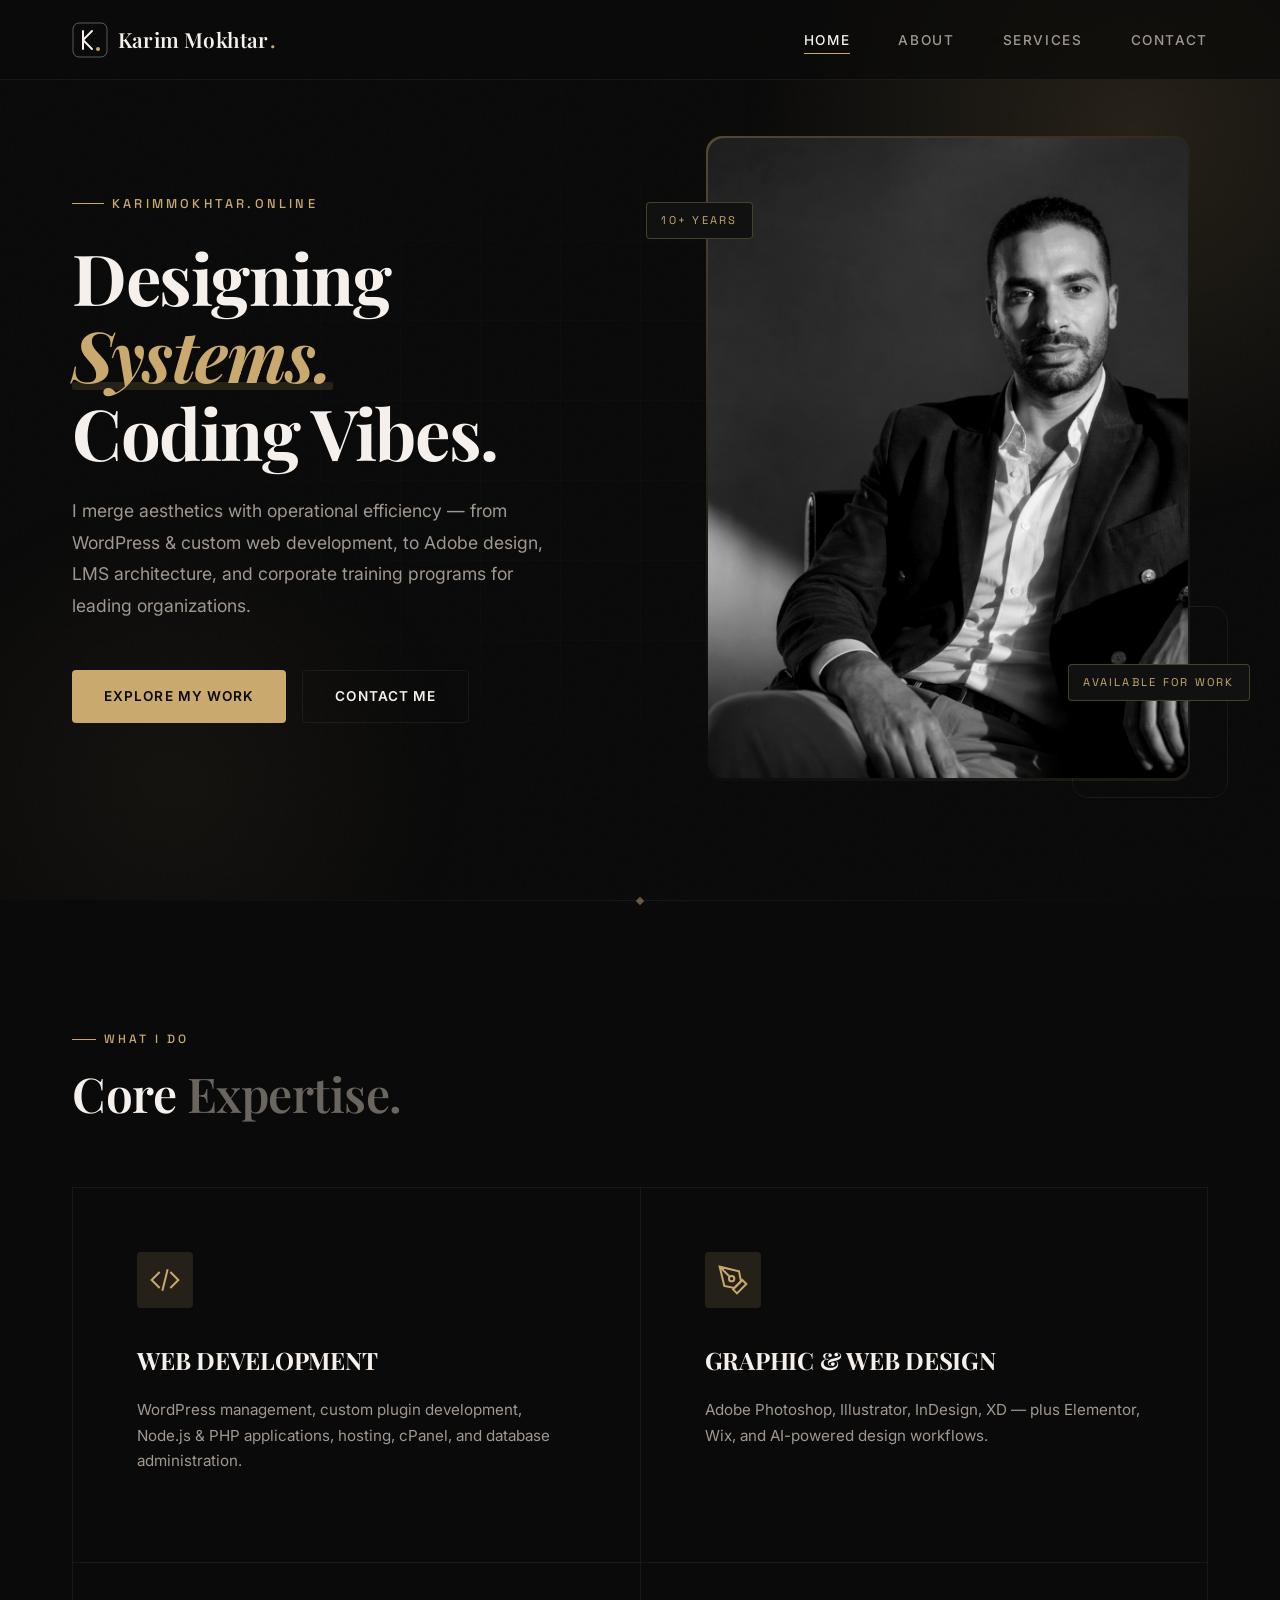
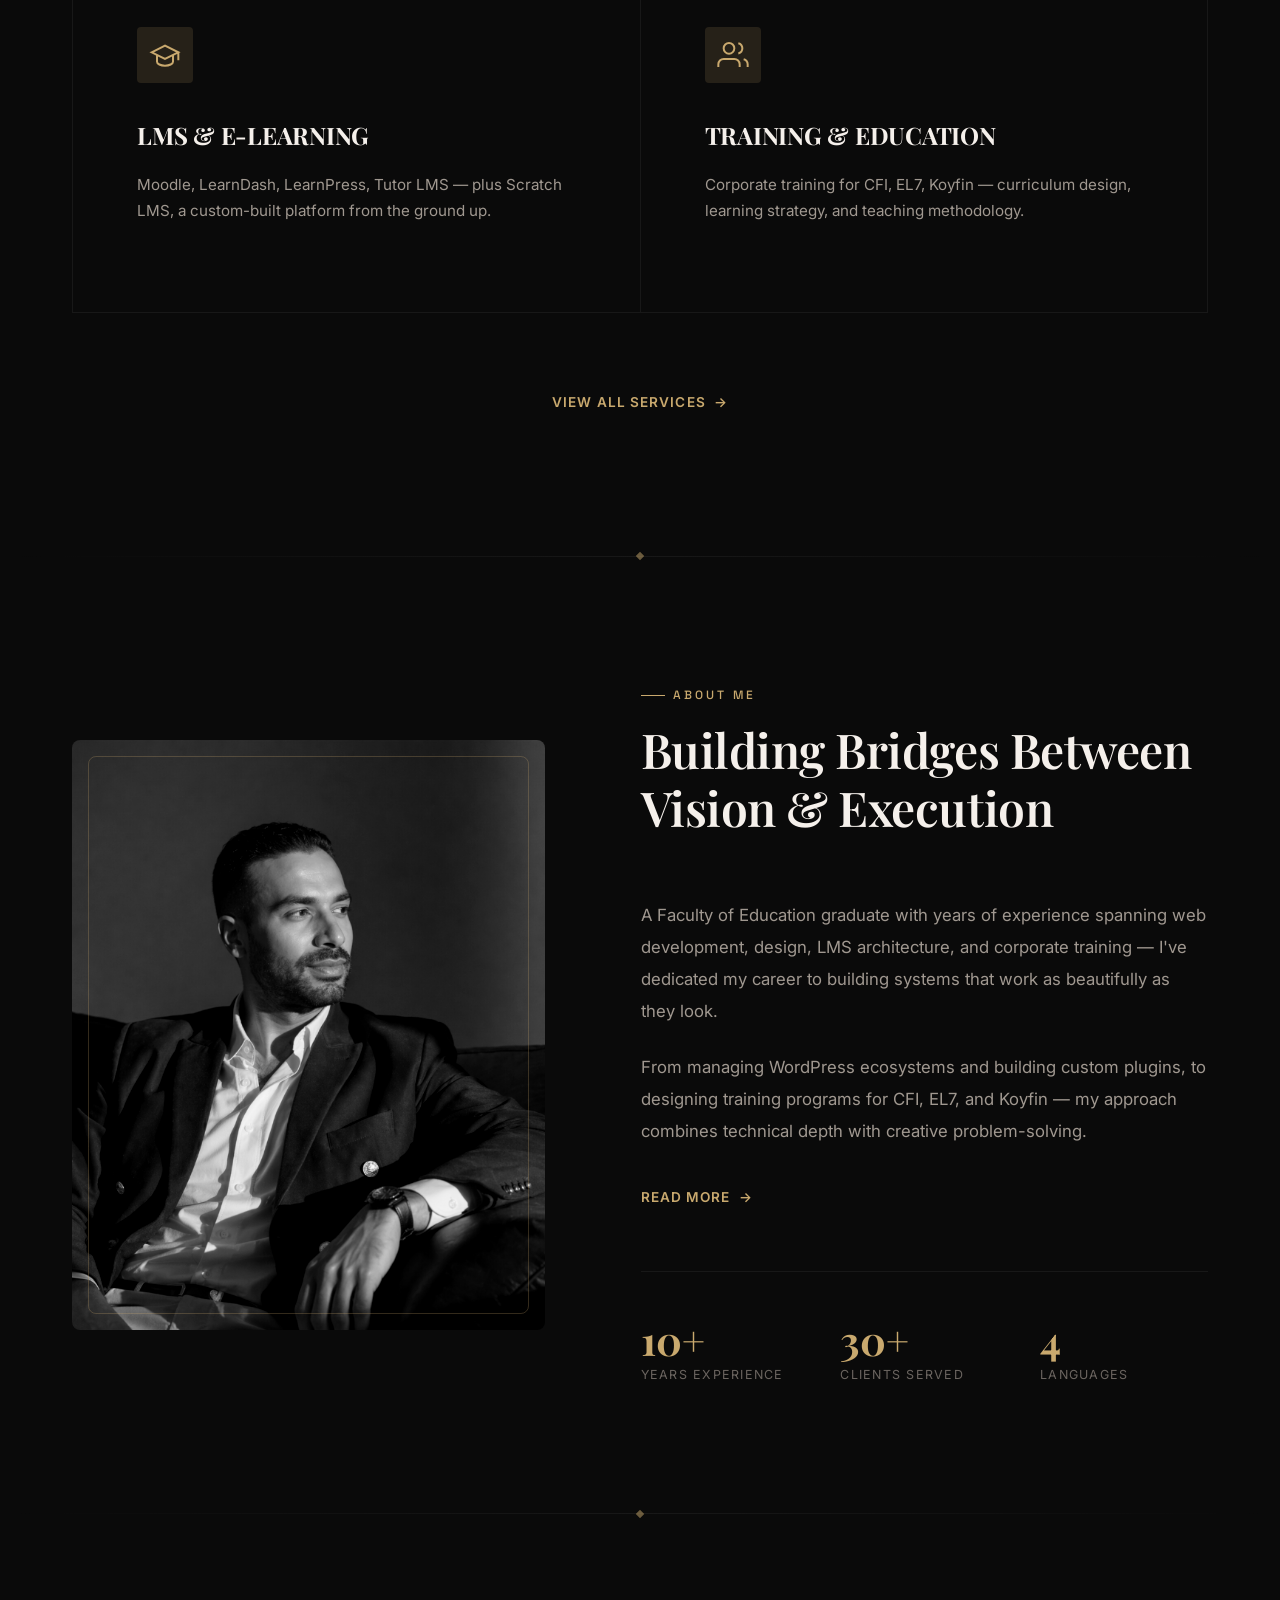
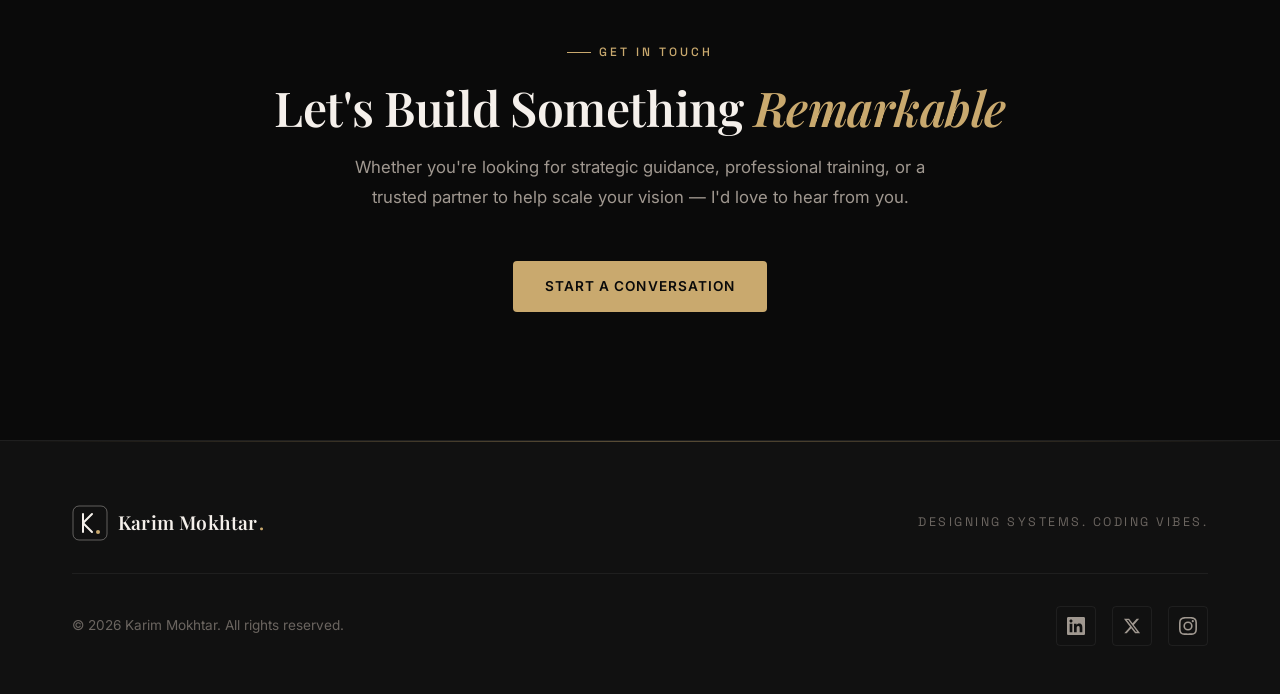
<file: index.html>
<!DOCTYPE html>
<html lang="en">
<head>
  <meta charset="UTF-8">
  <meta name="viewport" content="width=device-width, initial-scale=1.0">
  <title>Karim Mokhtar — Consultant & Strategist</title>
  <meta name="description" content="Karim Mokhtar — Consultant, strategist, and entrepreneur helping businesses achieve excellence through strategic advisory and professional training.">
  <meta name="author" content="Karim Mokhtar">
  <meta property="og:title" content="Karim Mokhtar — Consultant & Strategist">
  <meta property="og:description" content="Strategic advisory, consulting, and professional training for modern businesses.">
  <meta property="og:type" content="website">
  <meta property="og:url" content="https://karimmokhtar.online">
  <link rel="canonical" href="https://karimmokhtar.online">
  <link rel="stylesheet" href="assets/css/style.css">
  <link rel="icon" type="image/svg+xml" href="data:image/svg+xml,<svg xmlns='http://www.w3.org/2000/svg' viewBox='0 0 100 100'><text y='.9em' font-size='90'>K</text></svg>">
</head>
<body>
  <!-- ============ HEADER ============ -->
  <header class="site-header" id="site-header">
    <div class="header-inner">
      <a href="index.html" class="logo" aria-label="Karim Mokhtar — Home">
        <svg class="logo-mark" width="36" height="36" viewBox="0 0 36 36" xmlns="http://www.w3.org/2000/svg" aria-hidden="true">
          <rect x="1" y="1" width="34" height="34" rx="6" fill="none" stroke="currentColor" stroke-width="1" opacity="0.35"/>
          <path d="M11 9 L11 27" stroke="currentColor" stroke-width="2" stroke-linecap="round" fill="none"/>
          <path d="M11 18 L20 9" stroke="currentColor" stroke-width="2" stroke-linecap="round" fill="none"/>
          <path d="M11 18 L20 27" stroke="currentColor" stroke-width="2" stroke-linecap="round" fill="none"/>
          <circle cx="26" cy="27" r="2" fill="#c9a96e"/>
        </svg>
        <span class="logo-text">Karim Mokhtar<span class="logo-dot">.</span></span>
      </a>
      <nav>
        <ul class="nav-links" id="nav-links">
          <li><a href="index.html" class="active">Home</a></li>
          <li><a href="about.html">About</a></li>
          <li><a href="services.html">Services</a></li>
          <li><a href="contact.html">Contact</a></li>
        </ul>
      </nav>
      <button type="button" class="menu-toggle" id="menu-toggle" aria-label="Toggle menu">
        <span></span><span></span><span></span>
      </button>
    </div>
  </header>

  <!-- ============ HERO ============ -->
  <section class="hero section--flush" id="hero">
    <div class="container">
      <div class="hero-grid">
        <div class="hero-content">
          <span class="hero-label">karimmokhtar.online</span>
          <h1 class="hero-title">
            Designing <span class="highlight">Systems.</span><br>
            Coding Vibes.
          </h1>
          <p class="hero-subtitle">
            I merge aesthetics with operational efficiency — from WordPress & custom web development, to Adobe design, LMS architecture, and corporate training programs for leading organizations.
          </p>
          <div class="hero-cta">
            <a href="services.html" class="btn btn--primary">Explore My Work</a>
            <a href="contact.html" class="btn btn--outline">Contact Me</a>
          </div>
        </div>
        <div class="hero-image-wrapper">
          <span class="hero-accent hero-accent--top">10+ Years</span>
          <span class="hero-accent hero-accent--bottom">Available for Work</span>
          <img src="assets/images/karim-hero.jpg" alt="Karim Mokhtar" class="hero-image" loading="eager">
        </div>
      </div>
    </div>
  </section>

  <!-- ============ SERVICES PREVIEW ============ -->
  <div class="section-divider"></div>
  <section class="section" id="services-preview">
    <div class="container">
      <div class="section-header reveal">
        <span class="section-label">What I Do</span>
        <h2 class="section-title">Core <span class="text-muted">Expertise.</span></h2>
      </div>
      <div class="services-detail-grid reveal">
        <div class="service-detail-card">
          <div class="svc-icon">
            <svg width="32" height="32" viewBox="0 0 24 24" fill="none" stroke="currentColor" stroke-width="1.5"><polyline points="16 18 22 12 16 6"/><polyline points="8 6 2 12 8 18"/><line x1="14" y1="4" x2="10" y2="20"/></svg>
          </div>
          <h3>Web Development</h3>
          <p>WordPress management, custom plugin development, Node.js & PHP applications, hosting, cPanel, and database administration.</p>
        </div>
        <div class="service-detail-card">
          <div class="svc-icon">
            <svg width="32" height="32" viewBox="0 0 24 24" fill="none" stroke="currentColor" stroke-width="1.5"><path d="M12 19l7-7 3 3-7 7-3-3z"/><path d="M18 13l-1.5-7.5L2 2l3.5 14.5L13 18l5-5z"/><path d="M2 2l7.586 7.586"/><circle cx="11" cy="11" r="2"/></svg>
          </div>
          <h3>Graphic & Web Design</h3>
          <p>Adobe Photoshop, Illustrator, InDesign, XD — plus Elementor, Wix, and AI-powered design workflows.</p>
        </div>
        <div class="service-detail-card">
          <div class="svc-icon">
            <svg width="32" height="32" viewBox="0 0 24 24" fill="none" stroke="currentColor" stroke-width="1.5"><path d="M22 10v6M2 10l10-5 10 5-10 5z"/><path d="M6 12v5c0 1.657 2.686 3 6 3s6-1.343 6-3v-5"/></svg>
          </div>
          <h3>LMS & E-Learning</h3>
          <p>Moodle, LearnDash, LearnPress, Tutor LMS — plus Scratch LMS, a custom-built platform from the ground up.</p>
        </div>
        <div class="service-detail-card">
          <div class="svc-icon">
            <svg width="32" height="32" viewBox="0 0 24 24" fill="none" stroke="currentColor" stroke-width="1.5"><path d="M17 21v-2a4 4 0 0 0-4-4H5a4 4 0 0 0-4 4v2"/><circle cx="9" cy="7" r="4"/><path d="M23 21v-2a4 4 0 0 0-3-3.87M16 3.13a4 4 0 0 1 0 7.75"/></svg>
          </div>
          <h3>Training & Education</h3>
          <p>Corporate training for CFI, EL7, Koyfin — curriculum design, learning strategy, and teaching methodology.</p>
        </div>
      </div>
      <div class="center-block">
        <a href="services.html" class="btn btn--ghost">View All Services <span class="arrow">→</span></a>
      </div>
    </div>
  </section>

  <!-- ============ ABOUT PREVIEW ============ -->
  <div class="section-divider"></div>
  <section class="section" id="about-preview">
    <div class="container">
      <div class="about-grid">
        <div class="about-image-wrapper reveal">
          <img src="assets/images/karim-about.png" alt="Karim Mokhtar" class="about-image" loading="lazy">
        </div>
        <div class="about-text reveal">
          <div class="section-header">
            <span class="section-label">About Me</span>
            <h2 class="section-title">Building Bridges Between Vision & Execution</h2>
          </div>
          <p>A Faculty of Education graduate with years of experience spanning web development, design, LMS architecture, and corporate training — I've dedicated my career to building systems that work as beautifully as they look.</p>
          <p>From managing WordPress ecosystems and building custom plugins, to designing training programs for CFI, EL7, and Koyfin — my approach combines technical depth with creative problem-solving.</p>
          <a href="about.html" class="btn btn--ghost">Read More <span class="arrow">→</span></a>
          <div class="about-stats">
            <div class="stat-item">
              <div class="stat-number">10+</div>
              <div class="stat-text">Years Experience</div>
            </div>
            <div class="stat-item">
              <div class="stat-number">50+</div>
              <div class="stat-text">Clients Served</div>
            </div>
            <div class="stat-item">
              <div class="stat-number">4</div>
              <div class="stat-text">Languages</div>
            </div>
          </div>
        </div>
      </div>
    </div>
  </section>

  <!-- ============ CTA SECTION ============ -->
  <div class="section-divider"></div>
  <section class="section section--center" id="cta-section">
    <div class="container container--narrow reveal">
      <span class="section-label section-label--center">Get in Touch</span>
      <h2 class="section-title section-title--mb-lg">Let's Build Something <span class="text-accent-italic">Remarkable</span></h2>
      <p class="section-desc section-desc--center">Whether you're looking for strategic guidance, professional training, or a trusted partner to help scale your vision — I'd love to hear from you.</p>
      <a href="contact.html" class="btn btn--primary">Start a Conversation</a>
    </div>
  </section>

  <!-- ============ FOOTER ============ -->
  <footer class="site-footer">
    <div class="container">
      <div class="footer-top">
        <a href="index.html" class="logo footer-logo" aria-label="Karim Mokhtar — Home">
          <svg class="logo-mark" width="36" height="36" viewBox="0 0 36 36" xmlns="http://www.w3.org/2000/svg" aria-hidden="true">
            <rect x="1" y="1" width="34" height="34" rx="6" fill="none" stroke="currentColor" stroke-width="1" opacity="0.35"/>
            <path d="M11 9 L11 27" stroke="currentColor" stroke-width="2" stroke-linecap="round" fill="none"/>
            <path d="M11 18 L20 9" stroke="currentColor" stroke-width="2" stroke-linecap="round" fill="none"/>
            <path d="M11 18 L20 27" stroke="currentColor" stroke-width="2" stroke-linecap="round" fill="none"/>
            <circle cx="26" cy="27" r="2" fill="#c9a96e"/>
          </svg>
          <span class="logo-text">Karim Mokhtar<span class="logo-dot">.</span></span>
        </a>
        <p class="footer-tagline">Designing Systems. Coding Vibes.</p>
      </div>
      <div class="footer-inner">
        <div class="footer-copy">
          &copy; 2026 Karim Mokhtar. All rights reserved.
        </div>
        <div class="footer-socials">
          <a href="#" class="social-link" aria-label="LinkedIn">
            <svg width="18" height="18" viewBox="0 0 24 24" fill="currentColor"><path d="M20.447 20.452h-3.554v-5.569c0-1.328-.027-3.037-1.852-3.037-1.853 0-2.136 1.445-2.136 2.939v5.667H9.351V9h3.414v1.561h.046c.477-.9 1.637-1.85 3.37-1.85 3.601 0 4.267 2.37 4.267 5.455v6.286zM5.337 7.433c-1.144 0-2.063-.926-2.063-2.065 0-1.138.92-2.063 2.063-2.063 1.14 0 2.064.925 2.064 2.063 0 1.139-.925 2.065-2.064 2.065zm1.782 13.019H3.555V9h3.564v11.452zM22.225 0H1.771C.792 0 0 .774 0 1.729v20.542C0 23.227.792 24 1.771 24h20.451C23.2 24 24 23.227 24 22.271V1.729C24 .774 23.2 0 22.222 0h.003z"/></svg>
          </a>
          <a href="#" class="social-link" aria-label="Twitter">
            <svg width="18" height="18" viewBox="0 0 24 24" fill="currentColor"><path d="M18.244 2.25h3.308l-7.227 8.26 8.502 11.24H16.17l-5.214-6.817L4.99 21.75H1.68l7.73-8.835L1.254 2.25H8.08l4.713 6.231zm-1.161 17.52h1.833L7.084 4.126H5.117z"/></svg>
          </a>
          <a href="#" class="social-link" aria-label="Instagram">
            <svg width="18" height="18" viewBox="0 0 24 24" fill="currentColor"><path d="M12 2.163c3.204 0 3.584.012 4.85.07 3.252.148 4.771 1.691 4.919 4.919.058 1.265.069 1.645.069 4.849 0 3.205-.012 3.584-.069 4.849-.149 3.225-1.664 4.771-4.919 4.919-1.266.058-1.644.07-4.85.07-3.204 0-3.584-.012-4.849-.07-3.26-.149-4.771-1.699-4.919-4.92-.058-1.265-.07-1.644-.07-4.849 0-3.204.013-3.583.07-4.849.149-3.227 1.664-4.771 4.919-4.919 1.266-.057 1.645-.069 4.849-.069zM12 0C8.741 0 8.333.014 7.053.072 2.695.272.273 2.69.073 7.052.014 8.333 0 8.741 0 12c0 3.259.014 3.668.072 4.948.2 4.358 2.618 6.78 6.98 6.98C8.333 23.986 8.741 24 12 24c3.259 0 3.668-.014 4.948-.072 4.354-.2 6.782-2.618 6.979-6.98.059-1.28.073-1.689.073-4.948 0-3.259-.014-3.667-.072-4.947-.196-4.354-2.617-6.78-6.979-6.98C15.668.014 15.259 0 12 0zm0 5.838a6.162 6.162 0 100 12.324 6.162 6.162 0 000-12.324zM12 16a4 4 0 110-8 4 4 0 010 8zm6.406-11.845a1.44 1.44 0 100 2.881 1.44 1.44 0 000-2.881z"/></svg>
          </a>
        </div>
      </div>
    </div>
  </footer>

  <script src="assets/js/main.js"></script>
</body>
</html>
</file>
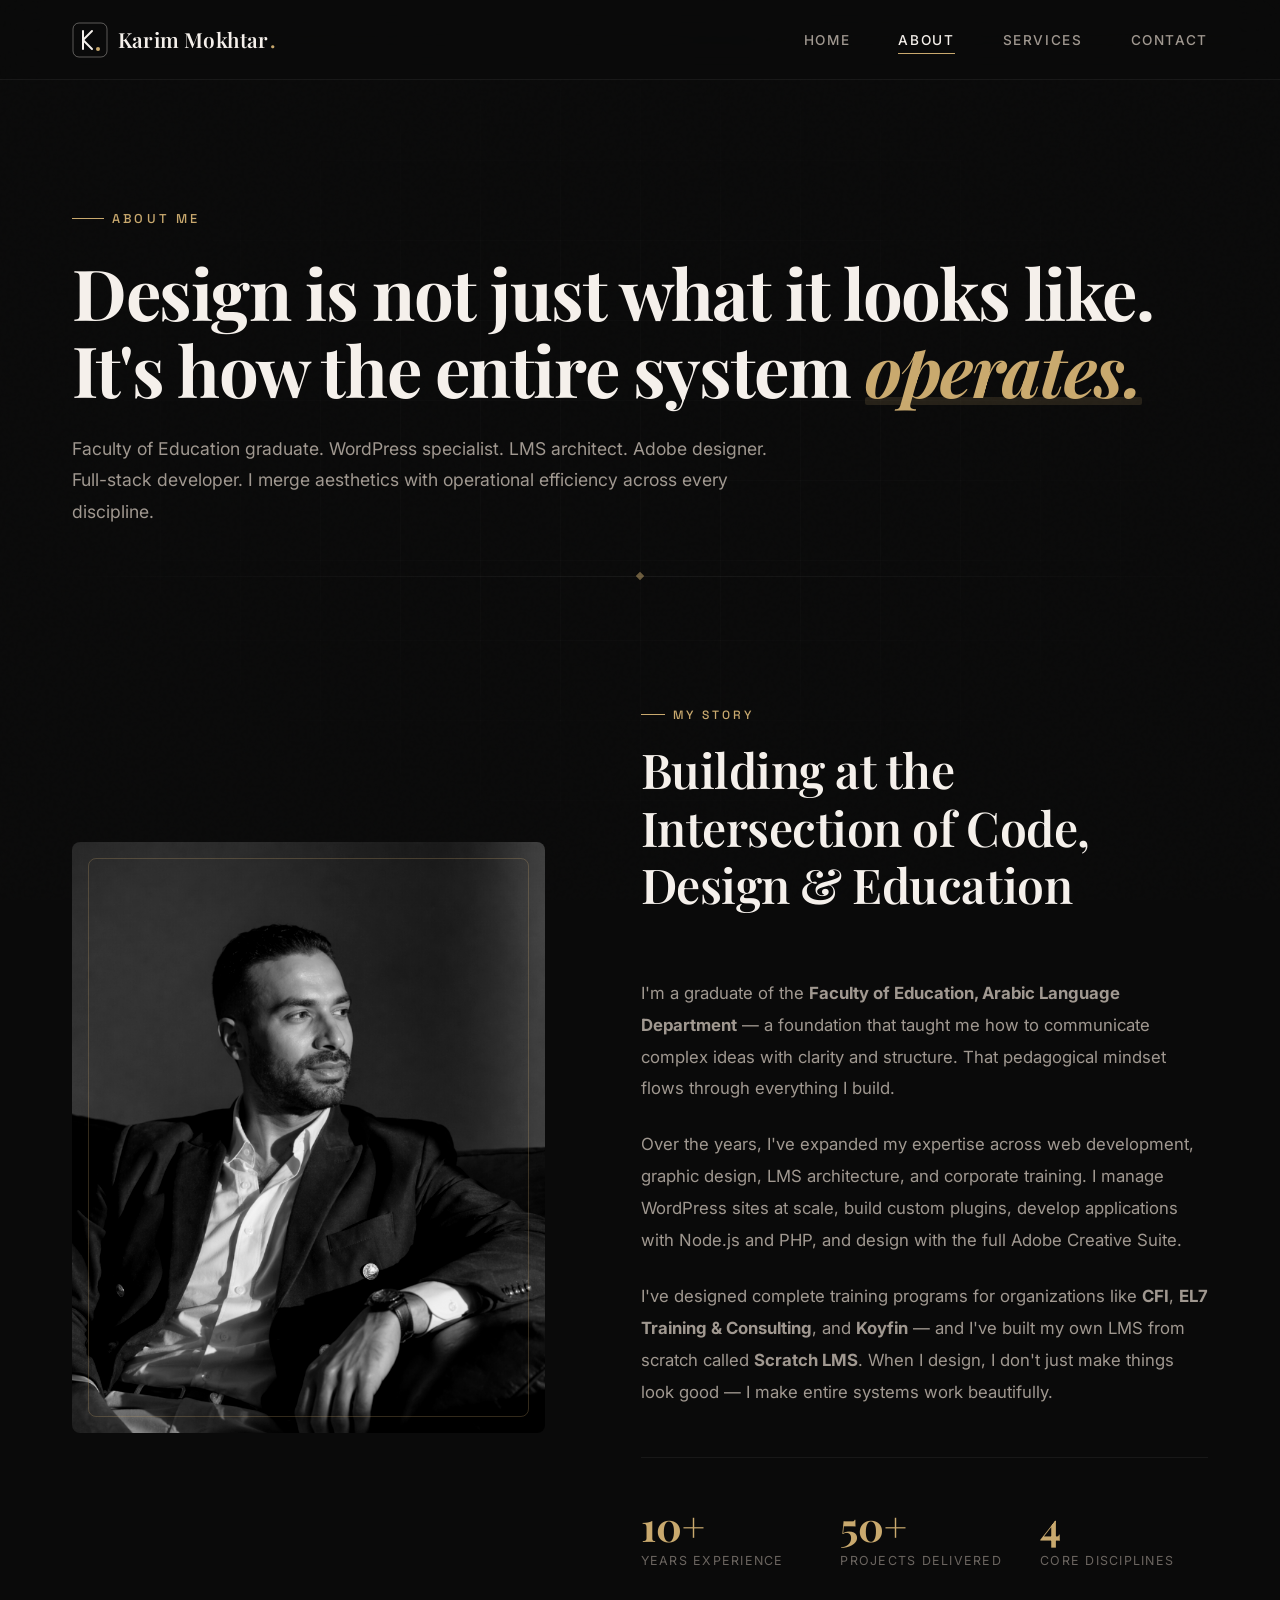
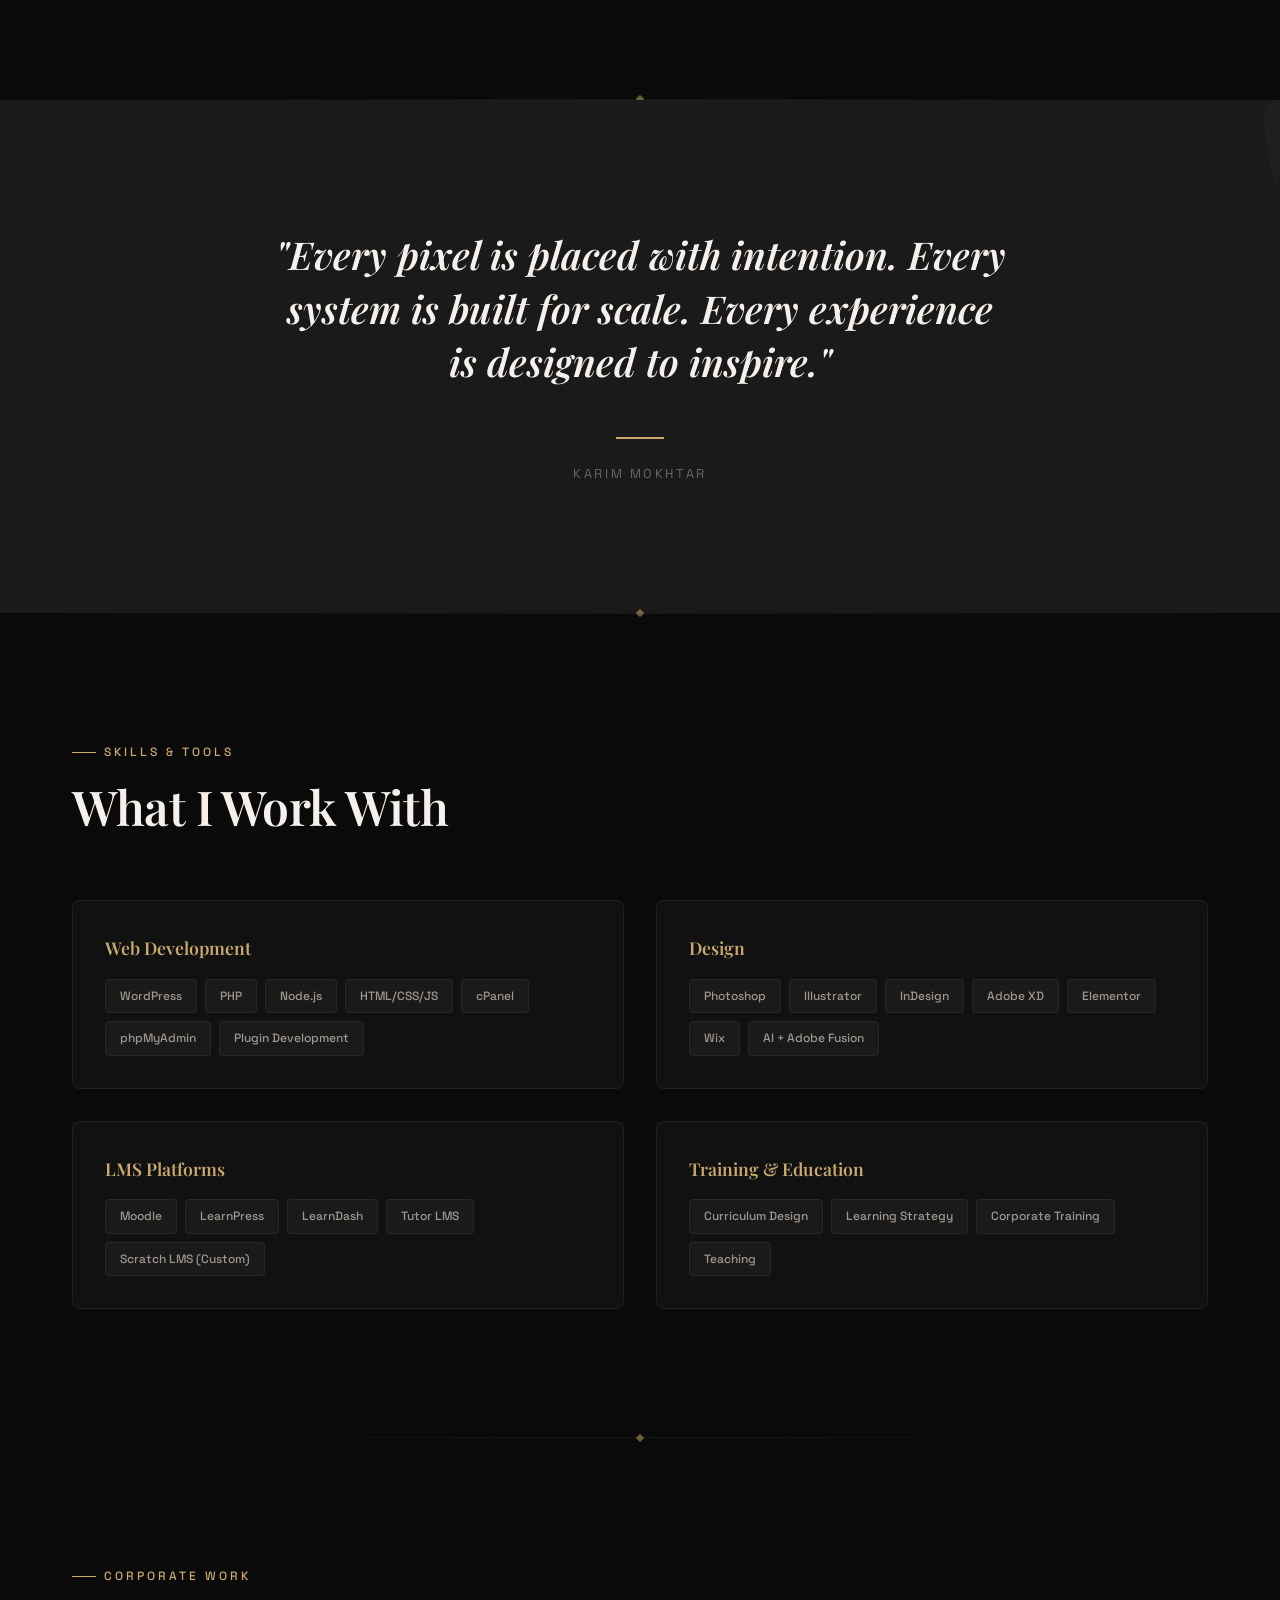
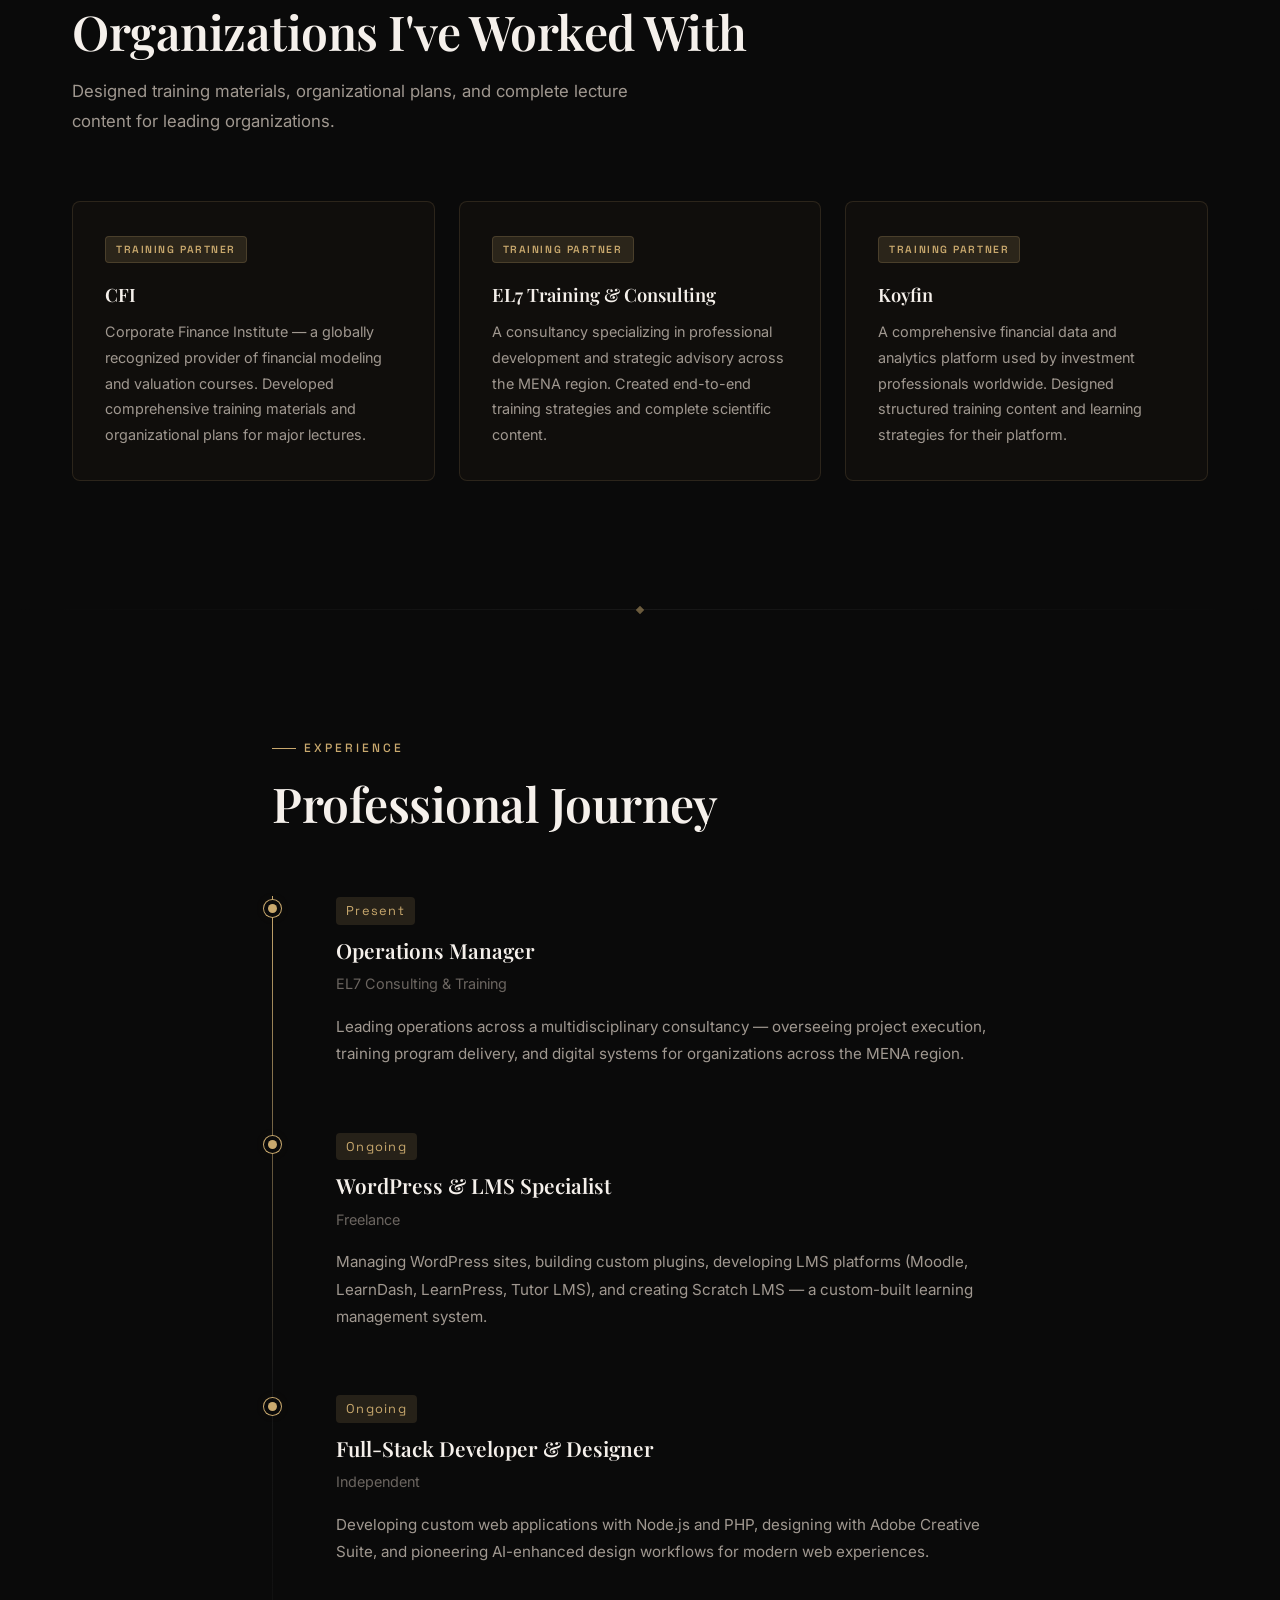
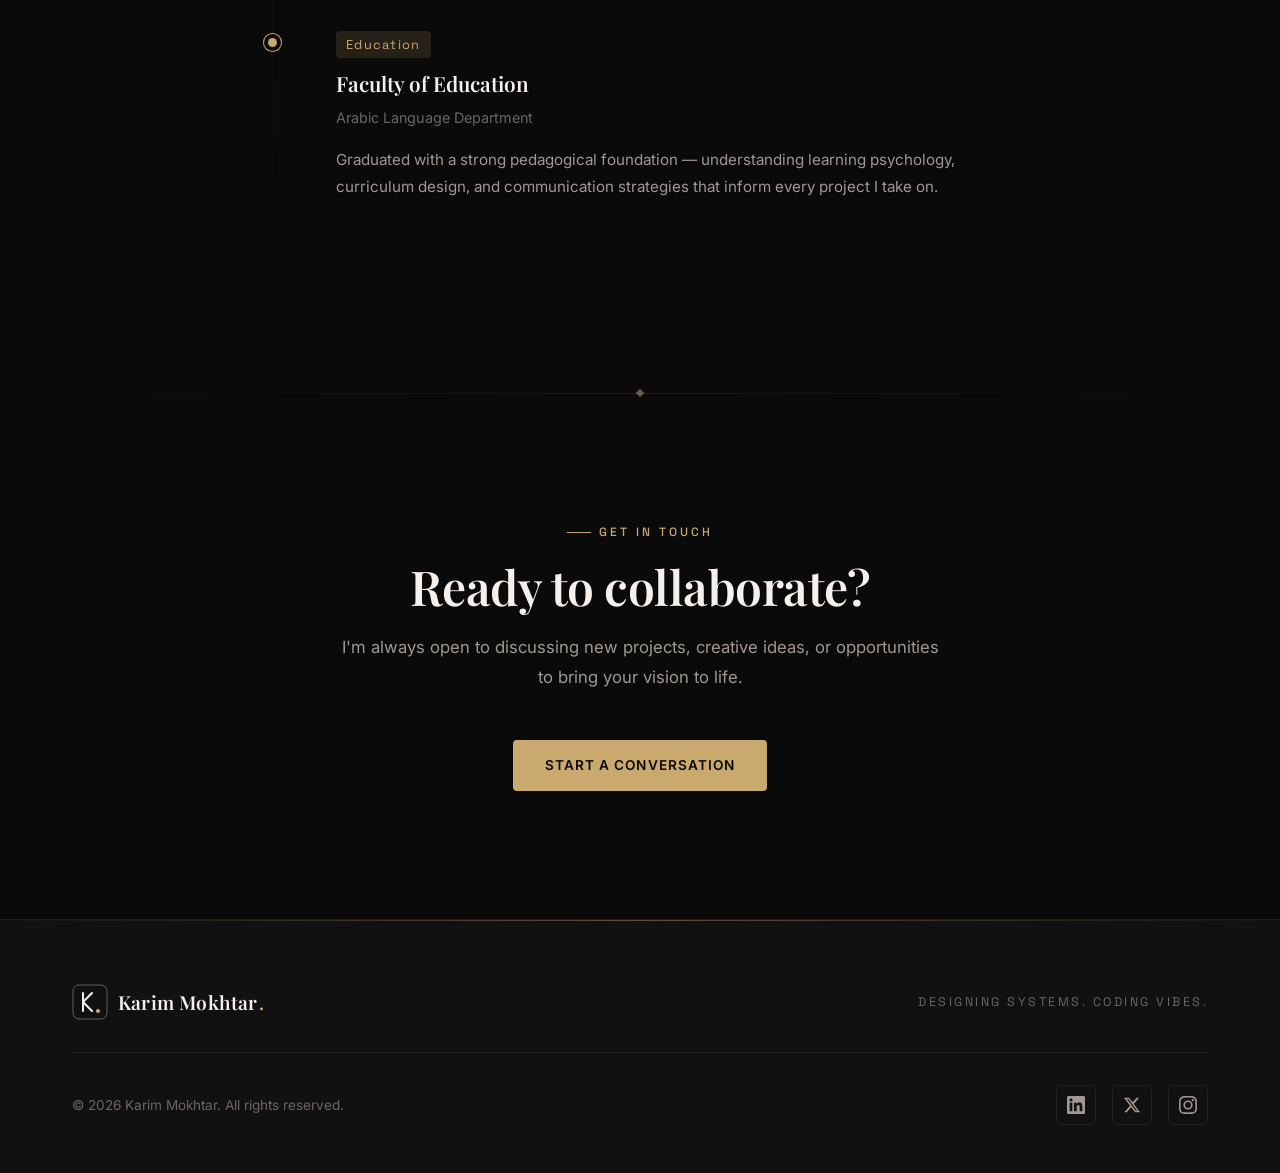
<file: about.html>
<!DOCTYPE html>
<html lang="en">
<head>
  <meta charset="UTF-8">
  <meta name="viewport" content="width=device-width, initial-scale=1.0">
  <title>About — Karim Mokhtar</title>
  <meta name="description" content="Learn about Karim Mokhtar — web developer, designer, educator, and LMS architect with expertise across WordPress, Adobe, Node.js, and educational systems.">
  <link rel="stylesheet" href="assets/css/style.css">
  <link rel="icon" type="image/svg+xml" href="data:image/svg+xml,<svg xmlns='http://www.w3.org/2000/svg' viewBox='0 0 100 100'><text y='.9em' font-size='90'>K</text></svg>">
</head>
<body>
  <header class="site-header" id="site-header">
    <div class="header-inner">
      <a href="index.html" class="logo" aria-label="Karim Mokhtar — Home">
        <svg class="logo-mark" width="36" height="36" viewBox="0 0 36 36" xmlns="http://www.w3.org/2000/svg" aria-hidden="true">
          <rect x="1" y="1" width="34" height="34" rx="6" fill="none" stroke="currentColor" stroke-width="1" opacity="0.35"/>
          <path d="M11 9 L11 27" stroke="currentColor" stroke-width="2" stroke-linecap="round" fill="none"/>
          <path d="M11 18 L20 9" stroke="currentColor" stroke-width="2" stroke-linecap="round" fill="none"/>
          <path d="M11 18 L20 27" stroke="currentColor" stroke-width="2" stroke-linecap="round" fill="none"/>
          <circle cx="26" cy="27" r="2" fill="#c9a96e"/>
        </svg>
        <span class="logo-text">Karim Mokhtar<span class="logo-dot">.</span></span>
      </a>
      <nav>
        <ul class="nav-links" id="nav-links">
          <li><a href="index.html">Home</a></li>
          <li><a href="about.html" class="active">About</a></li>
          <li><a href="services.html">Services</a></li>
          <li><a href="contact.html">Contact</a></li>
        </ul>
      </nav>
      <button type="button" class="menu-toggle" id="menu-toggle" aria-label="Toggle menu"><span></span><span></span><span></span></button>
    </div>
  </header>

  <main class="page-content page-content--with-header">

    <!-- PAGE HERO -->
    <section class="section section--no-bottom">
      <div class="container">
        <div class="hero-label reveal">About Me</div>
        <h1 class="hero-title reveal section-title--mb-lg">
          Design is not just what it looks like.<br>
          It's how the entire system <span class="highlight">operates.</span>
        </h1>
        <p class="hero-subtitle reveal page-hero-subtitle">
          Faculty of Education graduate. WordPress specialist. LMS architect. Adobe designer. Full-stack developer. I merge aesthetics with operational efficiency across every discipline.
        </p>
      </div>
    </section>

    <div class="section-divider"></div>

    <!-- ABOUT MAIN -->
    <section class="section" id="about-main">
      <div class="container">
        <div class="about-grid">
          <div class="about-image-wrapper reveal">
            <img src="assets/images/karim-about.png" alt="Karim Mokhtar" class="about-image">
          </div>
          <div class="about-text">
            <div class="section-header reveal">
              <span class="section-label">My Story</span>
              <h2 class="section-title">Building at the Intersection of Code, Design & Education</h2>
            </div>
            <div class="reveal">
              <p>I'm a graduate of the <strong>Faculty of Education, Arabic Language Department</strong> — a foundation that taught me how to communicate complex ideas with clarity and structure. That pedagogical mindset flows through everything I build.</p>
              <p>Over the years, I've expanded my expertise across web development, graphic design, LMS architecture, and corporate training. I manage WordPress sites at scale, build custom plugins, develop applications with Node.js and PHP, and design with the full Adobe Creative Suite.</p>
              <p>I've designed complete training programs for organizations like <strong>CFI</strong>, <strong>EL7 Training & Consulting</strong>, and <strong>Koyfin</strong> — and I've built my own LMS from scratch called <strong>Scratch LMS</strong>. When I design, I don't just make things look good — I make entire systems work beautifully.</p>
            </div>
            <div class="about-stats reveal">
              <div class="stat-item">
                <div class="stat-number">10+</div>
                <div class="stat-text">Years Experience</div>
              </div>
              <div class="stat-item">
                <div class="stat-number">50+</div>
                <div class="stat-text">Projects Delivered</div>
              </div>
              <div class="stat-item">
                <div class="stat-number">4</div>
                <div class="stat-text">Core Disciplines</div>
              </div>
            </div>
          </div>
        </div>
      </div>
    </section>

    <div class="section-divider"></div>

    <!-- QUOTE -->
    <section class="section quote-section">
      <div class="quote-bg" aria-hidden="true">"</div>
      <div class="container container--narrow reveal quote-content">
        <blockquote class="quote-text">
          "Every pixel is placed with intention. Every system is built for scale. Every experience is designed to inspire."
        </blockquote>
        <div class="quote-divider"></div>
        <p class="quote-author">Karim Mokhtar</p>
      </div>
    </section>

    <div class="section-divider"></div>

    <!-- SKILLS & TOOLS -->
    <section class="section" id="skills">
      <div class="container">
        <div class="section-header reveal">
          <span class="section-label">Skills & Tools</span>
          <h2 class="section-title">What I Work With</h2>
        </div>
        <div class="skills-grid reveal">
          <div class="skill-group">
            <h4>Web Development</h4>
            <div class="skill-tags">
              <span class="skill-tag">WordPress</span>
              <span class="skill-tag">PHP</span>
              <span class="skill-tag">Node.js</span>
              <span class="skill-tag">HTML/CSS/JS</span>
              <span class="skill-tag">cPanel</span>
              <span class="skill-tag">phpMyAdmin</span>
              <span class="skill-tag">Plugin Development</span>
            </div>
          </div>
          <div class="skill-group">
            <h4>Design</h4>
            <div class="skill-tags">
              <span class="skill-tag">Photoshop</span>
              <span class="skill-tag">Illustrator</span>
              <span class="skill-tag">InDesign</span>
              <span class="skill-tag">Adobe XD</span>
              <span class="skill-tag">Elementor</span>
              <span class="skill-tag">Wix</span>
              <span class="skill-tag">AI + Adobe Fusion</span>
            </div>
          </div>
          <div class="skill-group">
            <h4>LMS Platforms</h4>
            <div class="skill-tags">
              <span class="skill-tag">Moodle</span>
              <span class="skill-tag">LearnPress</span>
              <span class="skill-tag">LearnDash</span>
              <span class="skill-tag">Tutor LMS</span>
              <span class="skill-tag">Scratch LMS (Custom)</span>
            </div>
          </div>
          <div class="skill-group">
            <h4>Training & Education</h4>
            <div class="skill-tags">
              <span class="skill-tag">Curriculum Design</span>
              <span class="skill-tag">Learning Strategy</span>
              <span class="skill-tag">Corporate Training</span>
              <span class="skill-tag">Teaching</span>
            </div>
          </div>
        </div>
      </div>
    </section>

    <div class="section-divider"></div>

    <!-- CORPORATE WORK -->
    <section class="section" id="corporate">
      <div class="container">
        <div class="section-header reveal">
          <span class="section-label">Corporate Work</span>
          <h2 class="section-title">Organizations I've Worked With</h2>
          <p class="section-desc">Designed training materials, organizational plans, and complete lecture content for leading organizations.</p>
        </div>
        <div class="svc-full-grid svc-full-grid--3 reveal">
          <div class="svc-full-card svc-full-card--highlight">
            <div class="client-badge">Training Partner</div>
            <h4>CFI</h4>
            <p>Corporate Finance Institute — a globally recognized provider of financial modeling and valuation courses. Developed comprehensive training materials and organizational plans for major lectures.</p>
          </div>
          <div class="svc-full-card svc-full-card--highlight">
            <div class="client-badge">Training Partner</div>
            <h4>EL7 Training & Consulting</h4>
            <p>A consultancy specializing in professional development and strategic advisory across the MENA region. Created end-to-end training strategies and complete scientific content.</p>
          </div>
          <div class="svc-full-card svc-full-card--highlight">
            <div class="client-badge">Training Partner</div>
            <h4>Koyfin</h4>
            <p>A comprehensive financial data and analytics platform used by investment professionals worldwide. Designed structured training content and learning strategies for their platform.</p>
          </div>
        </div>
      </div>
    </section>

    <div class="section-divider"></div>

    <!-- TIMELINE -->
    <section class="section" id="experience">
      <div class="container container--narrow">
        <div class="section-header reveal">
          <span class="section-label">Experience</span>
          <h2 class="section-title">Professional Journey</h2>
        </div>
        <div class="timeline reveal">
          <div class="timeline-item">
            <span class="timeline-date">Present</span>
            <h3>Operations Manager</h3>
            <h4>EL7 Consulting & Training</h4>
            <p>Leading operations across a multidisciplinary consultancy — overseeing project execution, training program delivery, and digital systems for organizations across the MENA region.</p>
          </div>
          <div class="timeline-item">
            <span class="timeline-date">Ongoing</span>
            <h3>WordPress & LMS Specialist</h3>
            <h4>Freelance</h4>
            <p>Managing WordPress sites, building custom plugins, developing LMS platforms (Moodle, LearnDash, LearnPress, Tutor LMS), and creating Scratch LMS — a custom-built learning management system.</p>
          </div>
          <div class="timeline-item">
            <span class="timeline-date">Ongoing</span>
            <h3>Full-Stack Developer & Designer</h3>
            <h4>Independent</h4>
            <p>Developing custom web applications with Node.js and PHP, designing with Adobe Creative Suite, and pioneering AI-enhanced design workflows for modern web experiences.</p>
          </div>
          <div class="timeline-item">
            <span class="timeline-date">Education</span>
            <h3>Faculty of Education</h3>
            <h4>Arabic Language Department</h4>
            <p>Graduated with a strong pedagogical foundation — understanding learning psychology, curriculum design, and communication strategies that inform every project I take on.</p>
          </div>
        </div>
      </div>
    </section>

    <!-- CTA -->
    <div class="section-divider"></div>
    <section class="section section--center">
      <div class="container container--narrow reveal">
        <span class="section-label section-label--center">Get in Touch</span>
        <h2 class="section-title">Ready to collaborate?</h2>
        <p class="section-desc section-desc--center">I'm always open to discussing new projects, creative ideas, or opportunities to bring your vision to life.</p>
        <a href="contact.html" class="btn btn--primary">Start a Conversation</a>
      </div>
    </section>
  </main>

  <footer class="site-footer">
    <div class="container">
      <div class="footer-top">
        <a href="index.html" class="logo footer-logo" aria-label="Karim Mokhtar — Home">
          <svg class="logo-mark" width="36" height="36" viewBox="0 0 36 36" xmlns="http://www.w3.org/2000/svg" aria-hidden="true">
            <rect x="1" y="1" width="34" height="34" rx="6" fill="none" stroke="currentColor" stroke-width="1" opacity="0.35"/>
            <path d="M11 9 L11 27" stroke="currentColor" stroke-width="2" stroke-linecap="round" fill="none"/>
            <path d="M11 18 L20 9" stroke="currentColor" stroke-width="2" stroke-linecap="round" fill="none"/>
            <path d="M11 18 L20 27" stroke="currentColor" stroke-width="2" stroke-linecap="round" fill="none"/>
            <circle cx="26" cy="27" r="2" fill="#c9a96e"/>
          </svg>
          <span class="logo-text">Karim Mokhtar<span class="logo-dot">.</span></span>
        </a>
        <p class="footer-tagline">Designing Systems. Coding Vibes.</p>
      </div>
      <div class="footer-inner">
        <div class="footer-copy">&copy; 2026 Karim Mokhtar. All rights reserved.</div>
        <div class="footer-socials">
          <a href="#" class="social-link" aria-label="LinkedIn"><svg width="18" height="18" viewBox="0 0 24 24" fill="currentColor"><path d="M20.447 20.452h-3.554v-5.569c0-1.328-.027-3.037-1.852-3.037-1.853 0-2.136 1.445-2.136 2.939v5.667H9.351V9h3.414v1.561h.046c.477-.9 1.637-1.85 3.37-1.85 3.601 0 4.267 2.37 4.267 5.455v6.286zM5.337 7.433c-1.144 0-2.063-.926-2.063-2.065 0-1.138.92-2.063 2.063-2.063 1.14 0 2.064.925 2.064 2.063 0 1.139-.925 2.065-2.064 2.065zm1.782 13.019H3.555V9h3.564v11.452zM22.225 0H1.771C.792 0 0 .774 0 1.729v20.542C0 23.227.792 24 1.771 24h20.451C23.2 24 24 23.227 24 22.271V1.729C24 .774 23.2 0 22.222 0h.003z"/></svg></a>
          <a href="#" class="social-link" aria-label="Twitter"><svg width="18" height="18" viewBox="0 0 24 24" fill="currentColor"><path d="M18.244 2.25h3.308l-7.227 8.26 8.502 11.24H16.17l-5.214-6.817L4.99 21.75H1.68l7.73-8.835L1.254 2.25H8.08l4.713 6.231zm-1.161 17.52h1.833L7.084 4.126H5.117z"/></svg></a>
          <a href="#" class="social-link" aria-label="Instagram"><svg width="18" height="18" viewBox="0 0 24 24" fill="currentColor"><path d="M12 2.163c3.204 0 3.584.012 4.85.07 3.252.148 4.771 1.691 4.919 4.919.058 1.265.069 1.645.069 4.849 0 3.205-.012 3.584-.069 4.849-.149 3.225-1.664 4.771-4.919 4.919-1.266.058-1.644.07-4.85.07-3.204 0-3.584-.012-4.849-.07-3.26-.149-4.771-1.699-4.919-4.92-.058-1.265-.07-1.644-.07-4.849 0-3.204.013-3.583.07-4.849.149-3.227 1.664-4.771 4.919-4.919 1.266-.057 1.645-.069 4.849-.069zM12 0C8.741 0 8.333.014 7.053.072 2.695.272.273 2.69.073 7.052.014 8.333 0 8.741 0 12c0 3.259.014 3.668.072 4.948.2 4.358 2.618 6.78 6.98 6.98C8.333 23.986 8.741 24 12 24c3.259 0 3.668-.014 4.948-.072 4.354-.2 6.782-2.618 6.979-6.98.059-1.28.073-1.689.073-4.948 0-3.259-.014-3.667-.072-4.947-.196-4.354-2.617-6.78-6.979-6.98C15.668.014 15.259 0 12 0zm0 5.838a6.162 6.162 0 100 12.324 6.162 6.162 0 000-12.324zM12 16a4 4 0 110-8 4 4 0 010 8zm6.406-11.845a1.44 1.44 0 100 2.881 1.44 1.44 0 000-2.881z"/></svg></a>
        </div>
      </div>
    </div>
  </footer>
  <script src="assets/js/main.js"></script>
</body>
</html>
</file>
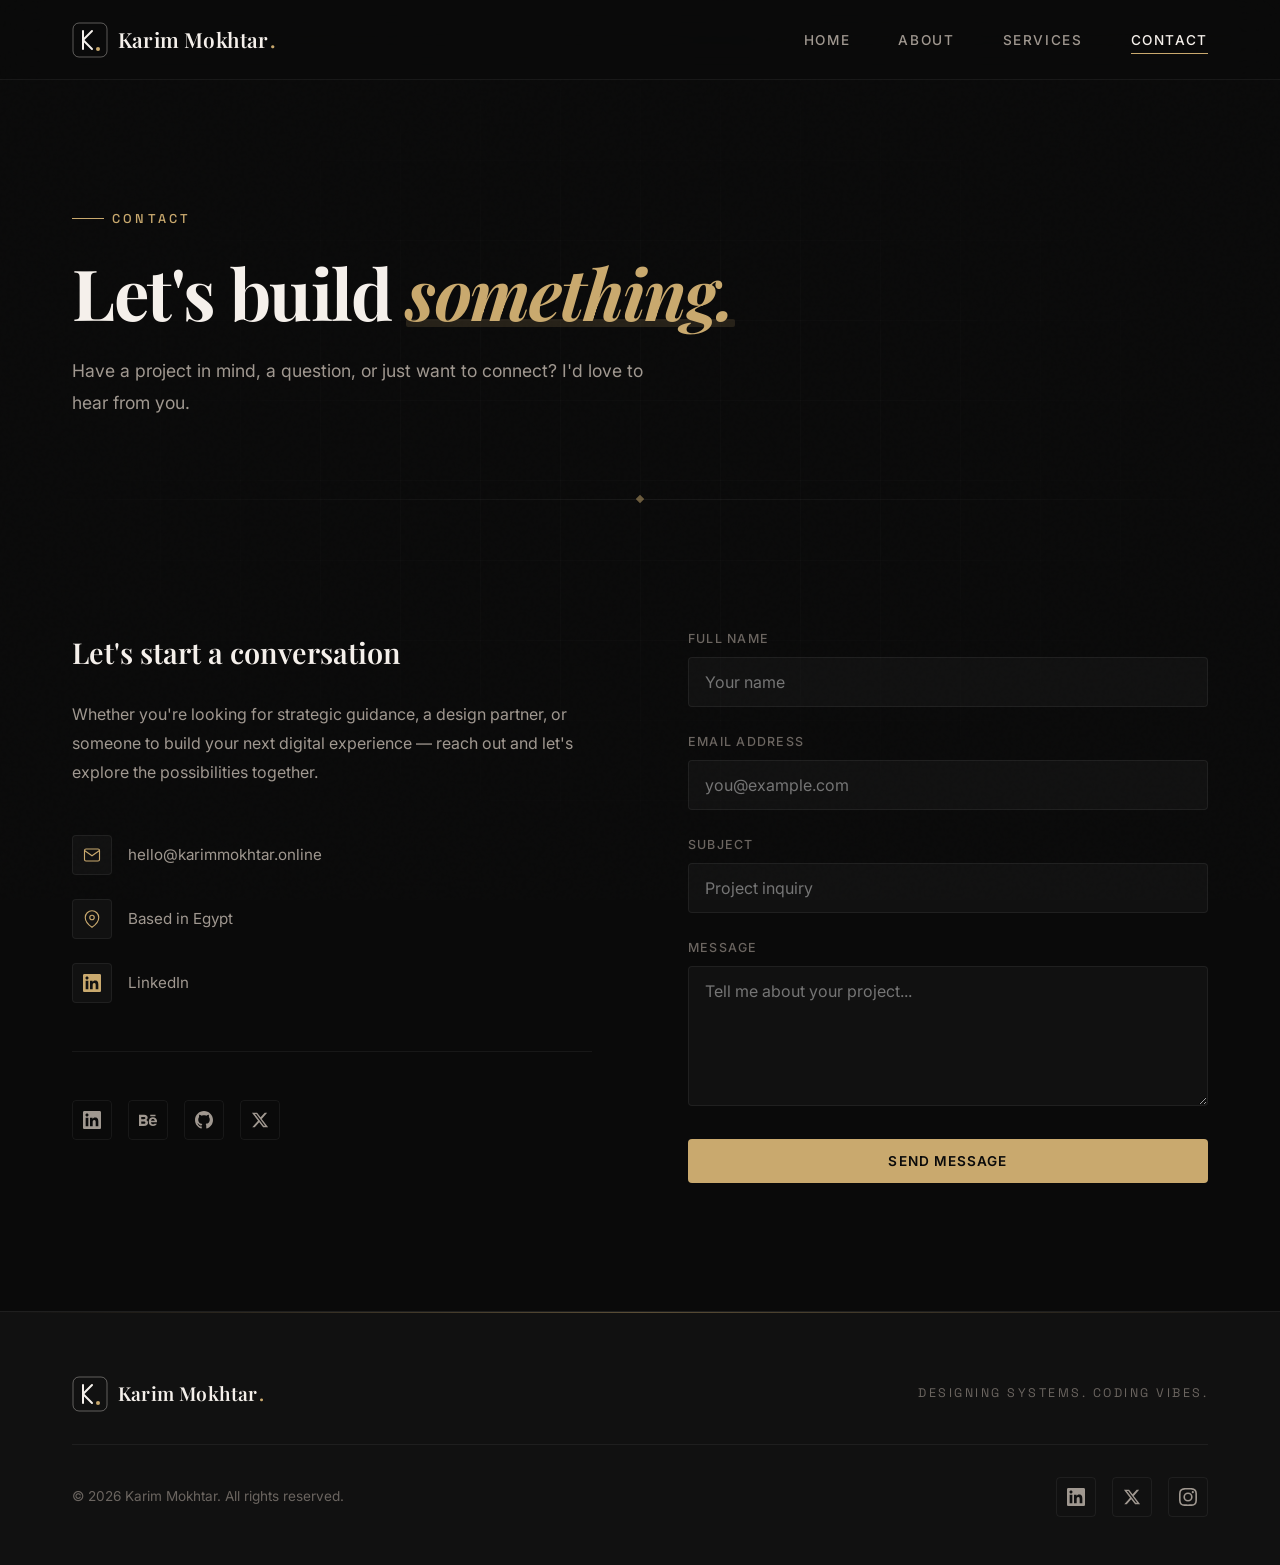
<file: contact.html>
<!DOCTYPE html>
<html lang="en">
<head>
  <meta charset="UTF-8">
  <meta name="viewport" content="width=device-width, initial-scale=1.0">
  <title>Contact — Karim Mokhtar</title>
  <meta name="description" content="Get in touch with Karim Mokhtar for consulting, design, and collaboration opportunities.">
  <link rel="stylesheet" href="assets/css/style.css">
  <link rel="icon" type="image/svg+xml" href="data:image/svg+xml,<svg xmlns='http://www.w3.org/2000/svg' viewBox='0 0 100 100'><text y='.9em' font-size='90'>K</text></svg>">
</head>
<body>
  <!-- HEADER -->
  <header class="site-header" id="site-header">
    <div class="header-inner">
      <a href="index.html" class="logo" aria-label="Karim Mokhtar — Home">
        <svg class="logo-mark" width="36" height="36" viewBox="0 0 36 36" xmlns="http://www.w3.org/2000/svg" aria-hidden="true">
          <rect x="1" y="1" width="34" height="34" rx="6" fill="none" stroke="currentColor" stroke-width="1" opacity="0.35"/>
          <path d="M11 9 L11 27" stroke="currentColor" stroke-width="2" stroke-linecap="round" fill="none"/>
          <path d="M11 18 L20 9" stroke="currentColor" stroke-width="2" stroke-linecap="round" fill="none"/>
          <path d="M11 18 L20 27" stroke="currentColor" stroke-width="2" stroke-linecap="round" fill="none"/>
          <circle cx="26" cy="27" r="2" fill="#c9a96e"/>
        </svg>
        <span class="logo-text">Karim Mokhtar<span class="logo-dot">.</span></span>
      </a>
      <nav>
        <ul class="nav-links" id="nav-links">
          <li><a href="index.html">Home</a></li>
          <li><a href="about.html">About</a></li>
          <li><a href="services.html">Services</a></li>
          <li><a href="contact.html" class="active">Contact</a></li>
        </ul>
      </nav>
      <button type="button" class="menu-toggle" id="menu-toggle" aria-label="Toggle menu">
        <span></span><span></span><span></span>
      </button>
    </div>
  </header>

  <main class="page-content page-content--with-header">

    <!-- PAGE HERO -->
    <section class="section section--small-bottom">
      <div class="container">
        <div class="hero-label reveal">Contact</div>
        <h1 class="hero-title reveal section-title--mb-lg">
          Let's build <span class="highlight">something.</span>
        </h1>
        <p class="hero-subtitle reveal page-hero-subtitle--narrow">
          Have a project in mind, a question, or just want to connect? I'd love to hear from you.
        </p>
      </div>
    </section>

    <div class="section-divider"></div>

    <!-- CONTACT CONTENT -->
    <section class="section" id="contact-main">
      <div class="container">
        <div class="contact-grid">
          <!-- Left: Info -->
          <div class="contact-info reveal">
            <h3>Let's start a conversation</h3>
            <p>Whether you're looking for strategic guidance, a design partner, or someone to build your next digital experience — reach out and let's explore the possibilities together.</p>
            <div class="contact-links">
              <a href="mailto:hello@karimmokhtar.online" class="contact-link">
                <div class="contact-link-icon">
                  <svg width="18" height="18" viewBox="0 0 24 24" fill="none" stroke="currentColor" stroke-width="1.5"><path d="M4 4h16c1.1 0 2 .9 2 2v12c0 1.1-.9 2-2 2H4c-1.1 0-2-.9-2-2V6c0-1.1.9-2 2-2z"/><polyline points="22,6 12,13 2,6"/></svg>
                </div>
                hello@karimmokhtar.online
              </a>
              <a href="#" class="contact-link">
                <div class="contact-link-icon">
                  <svg width="18" height="18" viewBox="0 0 24 24" fill="none" stroke="currentColor" stroke-width="1.5"><path d="M21 10c0 7-9 13-9 13s-9-6-9-13a9 9 0 0 1 18 0z"/><circle cx="12" cy="10" r="3"/></svg>
                </div>
                Based in Egypt
              </a>
              <a href="#" class="contact-link">
                <div class="contact-link-icon">
                  <svg width="18" height="18" viewBox="0 0 24 24" fill="currentColor"><path d="M20.447 20.452h-3.554v-5.569c0-1.328-.027-3.037-1.852-3.037-1.853 0-2.136 1.445-2.136 2.939v5.667H9.351V9h3.414v1.561h.046c.477-.9 1.637-1.85 3.37-1.85 3.601 0 4.267 2.37 4.267 5.455v6.286zM5.337 7.433c-1.144 0-2.063-.926-2.063-2.065 0-1.138.92-2.063 2.063-2.063 1.14 0 2.064.925 2.064 2.063 0 1.139-.925 2.065-2.064 2.065zm1.782 13.019H3.555V9h3.564v11.452zM22.225 0H1.771C.792 0 0 .774 0 1.729v20.542C0 23.227.792 24 1.771 24h20.451C23.2 24 24 23.227 24 22.271V1.729C24 .774 23.2 0 22.222 0h.003z"/></svg>
                </div>
                LinkedIn
              </a>
            </div>

            <!-- Social icons row -->
            <div class="contact-socials-row">
              <a href="#" class="social-link" aria-label="LinkedIn"><svg width="18" height="18" viewBox="0 0 24 24" fill="currentColor"><path d="M20.447 20.452h-3.554v-5.569c0-1.328-.027-3.037-1.852-3.037-1.853 0-2.136 1.445-2.136 2.939v5.667H9.351V9h3.414v1.561h.046c.477-.9 1.637-1.85 3.37-1.85 3.601 0 4.267 2.37 4.267 5.455v6.286zM5.337 7.433c-1.144 0-2.063-.926-2.063-2.065 0-1.138.92-2.063 2.063-2.063 1.14 0 2.064.925 2.064 2.063 0 1.139-.925 2.065-2.064 2.065zm1.782 13.019H3.555V9h3.564v11.452zM22.225 0H1.771C.792 0 0 .774 0 1.729v20.542C0 23.227.792 24 1.771 24h20.451C23.2 24 24 23.227 24 22.271V1.729C24 .774 23.2 0 22.222 0h.003z"/></svg></a>
              <a href="#" class="social-link" aria-label="Behance"><svg width="18" height="18" viewBox="0 0 24 24" fill="currentColor"><path d="M22 7h-7V5h7v2zm1.726 10c-.442 1.297-2.029 3-5.101 3-3.074 0-5.564-1.729-5.564-5.675 0-3.91 2.325-5.92 5.466-5.92 3.082 0 4.964 1.782 5.375 4.426.078.506.109 1.188.095 2.14H15.97c.13 3.211 3.483 3.312 4.588 2.029h3.168zm-7.686-4h4.965c-.105-1.547-1.136-2.219-2.477-2.219-1.466 0-2.277.768-2.488 2.219zm-9.574 6.988H0V5.021h6.953c5.476.081 5.58 5.444 2.72 6.906 3.461 1.26 3.577 8.061-3.207 8.061zM3 11h3.584c2.508 0 2.906-3-.312-3H3v3zm3.391 3H3v3.016h3.341c3.055 0 2.868-3.016.05-3.016z"/></svg></a>
              <a href="#" class="social-link" aria-label="GitHub"><svg width="18" height="18" viewBox="0 0 24 24" fill="currentColor"><path d="M12 0c-6.626 0-12 5.373-12 12 0 5.302 3.438 9.8 8.207 11.387.599.111.793-.261.793-.577v-2.234c-3.338.726-4.033-1.416-4.033-1.416-.546-1.387-1.333-1.756-1.333-1.756-1.089-.745.083-.729.083-.729 1.205.084 1.839 1.237 1.839 1.237 1.07 1.834 2.807 1.304 3.492.997.107-.775.418-1.305.762-1.604-2.665-.305-5.467-1.334-5.467-5.931 0-1.311.469-2.381 1.236-3.221-.124-.303-.535-1.524.117-3.176 0 0 1.008-.322 3.301 1.23.957-.266 1.983-.399 3.003-.404 1.02.005 2.047.138 3.006.404 2.291-1.552 3.297-1.23 3.297-1.23.653 1.653.242 2.874.118 3.176.77.84 1.235 1.911 1.235 3.221 0 4.609-2.807 5.624-5.479 5.921.43.372.823 1.102.823 2.222v3.293c0 .319.192.694.801.576 4.765-1.589 8.199-6.086 8.199-11.386 0-6.627-5.373-12-12-12z"/></svg></a>
              <a href="#" class="social-link" aria-label="Twitter"><svg width="18" height="18" viewBox="0 0 24 24" fill="currentColor"><path d="M18.244 2.25h3.308l-7.227 8.26 8.502 11.24H16.17l-5.214-6.817L4.99 21.75H1.68l7.73-8.835L1.254 2.25H8.08l4.713 6.231zm-1.161 17.52h1.833L7.084 4.126H5.117z"/></svg></a>
            </div>
          </div>

          <!-- Right: Form -->
          <form class="contact-form reveal" id="contact-form" onsubmit="return handleSubmit(event)">
            <div class="form-group">
              <label for="name">Full Name</label>
              <input type="text" id="name" name="name" placeholder="Your name" required>
            </div>
            <div class="form-group">
              <label for="email">Email Address</label>
              <input type="email" id="email" name="email" placeholder="you@example.com" required>
            </div>
            <div class="form-group">
              <label for="subject">Subject</label>
              <input type="text" id="subject" name="subject" placeholder="Project inquiry">
            </div>
            <div class="form-group">
              <label for="message">Message</label>
              <textarea id="message" name="message" placeholder="Tell me about your project..." required></textarea>
            </div>
            <button type="submit" class="btn btn--primary btn--block">
              Send Message
            </button>
          </form>
        </div>
      </div>
    </section>
  </main>

  <!-- FOOTER -->
  <footer class="site-footer">
    <div class="container">
      <div class="footer-top">
        <a href="index.html" class="logo footer-logo" aria-label="Karim Mokhtar — Home">
          <svg class="logo-mark" width="36" height="36" viewBox="0 0 36 36" xmlns="http://www.w3.org/2000/svg" aria-hidden="true">
            <rect x="1" y="1" width="34" height="34" rx="6" fill="none" stroke="currentColor" stroke-width="1" opacity="0.35"/>
            <path d="M11 9 L11 27" stroke="currentColor" stroke-width="2" stroke-linecap="round" fill="none"/>
            <path d="M11 18 L20 9" stroke="currentColor" stroke-width="2" stroke-linecap="round" fill="none"/>
            <path d="M11 18 L20 27" stroke="currentColor" stroke-width="2" stroke-linecap="round" fill="none"/>
            <circle cx="26" cy="27" r="2" fill="#c9a96e"/>
          </svg>
          <span class="logo-text">Karim Mokhtar<span class="logo-dot">.</span></span>
        </a>
        <p class="footer-tagline">Designing Systems. Coding Vibes.</p>
      </div>
      <div class="footer-inner">
        <div class="footer-copy">&copy; 2026 Karim Mokhtar. All rights reserved.</div>
        <div class="footer-socials">
          <a href="#" class="social-link" aria-label="LinkedIn"><svg width="18" height="18" viewBox="0 0 24 24" fill="currentColor"><path d="M20.447 20.452h-3.554v-5.569c0-1.328-.027-3.037-1.852-3.037-1.853 0-2.136 1.445-2.136 2.939v5.667H9.351V9h3.414v1.561h.046c.477-.9 1.637-1.85 3.37-1.85 3.601 0 4.267 2.37 4.267 5.455v6.286zM5.337 7.433c-1.144 0-2.063-.926-2.063-2.065 0-1.138.92-2.063 2.063-2.063 1.14 0 2.064.925 2.064 2.063 0 1.139-.925 2.065-2.064 2.065zm1.782 13.019H3.555V9h3.564v11.452zM22.225 0H1.771C.792 0 0 .774 0 1.729v20.542C0 23.227.792 24 1.771 24h20.451C23.2 24 24 23.227 24 22.271V1.729C24 .774 23.2 0 22.222 0h.003z"/></svg></a>
          <a href="#" class="social-link" aria-label="Twitter"><svg width="18" height="18" viewBox="0 0 24 24" fill="currentColor"><path d="M18.244 2.25h3.308l-7.227 8.26 8.502 11.24H16.17l-5.214-6.817L4.99 21.75H1.68l7.73-8.835L1.254 2.25H8.08l4.713 6.231zm-1.161 17.52h1.833L7.084 4.126H5.117z"/></svg></a>
          <a href="#" class="social-link" aria-label="Instagram"><svg width="18" height="18" viewBox="0 0 24 24" fill="currentColor"><path d="M12 2.163c3.204 0 3.584.012 4.85.07 3.252.148 4.771 1.691 4.919 4.919.058 1.265.069 1.645.069 4.849 0 3.205-.012 3.584-.069 4.849-.149 3.225-1.664 4.771-4.919 4.919-1.266.058-1.644.07-4.85.07-3.204 0-3.584-.012-4.849-.07-3.26-.149-4.771-1.699-4.919-4.92-.058-1.265-.07-1.644-.07-4.849 0-3.204.013-3.583.07-4.849.149-3.227 1.664-4.771 4.919-4.919 1.266-.057 1.645-.069 4.849-.069zM12 0C8.741 0 8.333.014 7.053.072 2.695.272.273 2.69.073 7.052.014 8.333 0 8.741 0 12c0 3.259.014 3.668.072 4.948.2 4.358 2.618 6.78 6.98 6.98C8.333 23.986 8.741 24 12 24c3.259 0 3.668-.014 4.948-.072 4.354-.2 6.782-2.618 6.979-6.98.059-1.28.073-1.689.073-4.948 0-3.259-.014-3.667-.072-4.947-.196-4.354-2.617-6.78-6.979-6.98C15.668.014 15.259 0 12 0zm0 5.838a6.162 6.162 0 100 12.324 6.162 6.162 0 000-12.324zM12 16a4 4 0 110-8 4 4 0 010 8zm6.406-11.845a1.44 1.44 0 100 2.881 1.44 1.44 0 000-2.881z"/></svg></a>
        </div>
      </div>
    </div>
  </footer>
  <script src="assets/js/main.js"></script>
  <script>
    function handleSubmit(e) {
      e.preventDefault();
      const btn = e.target.querySelector('button[type="submit"]');
      btn.textContent = 'Message Sent ✓';
      btn.classList.add('btn--success');
      setTimeout(() => {
        btn.textContent = 'Send Message';
        btn.classList.remove('btn--success');
      }, 3000);
      return false;
    }
  </script>
</body>
</html>
</file>
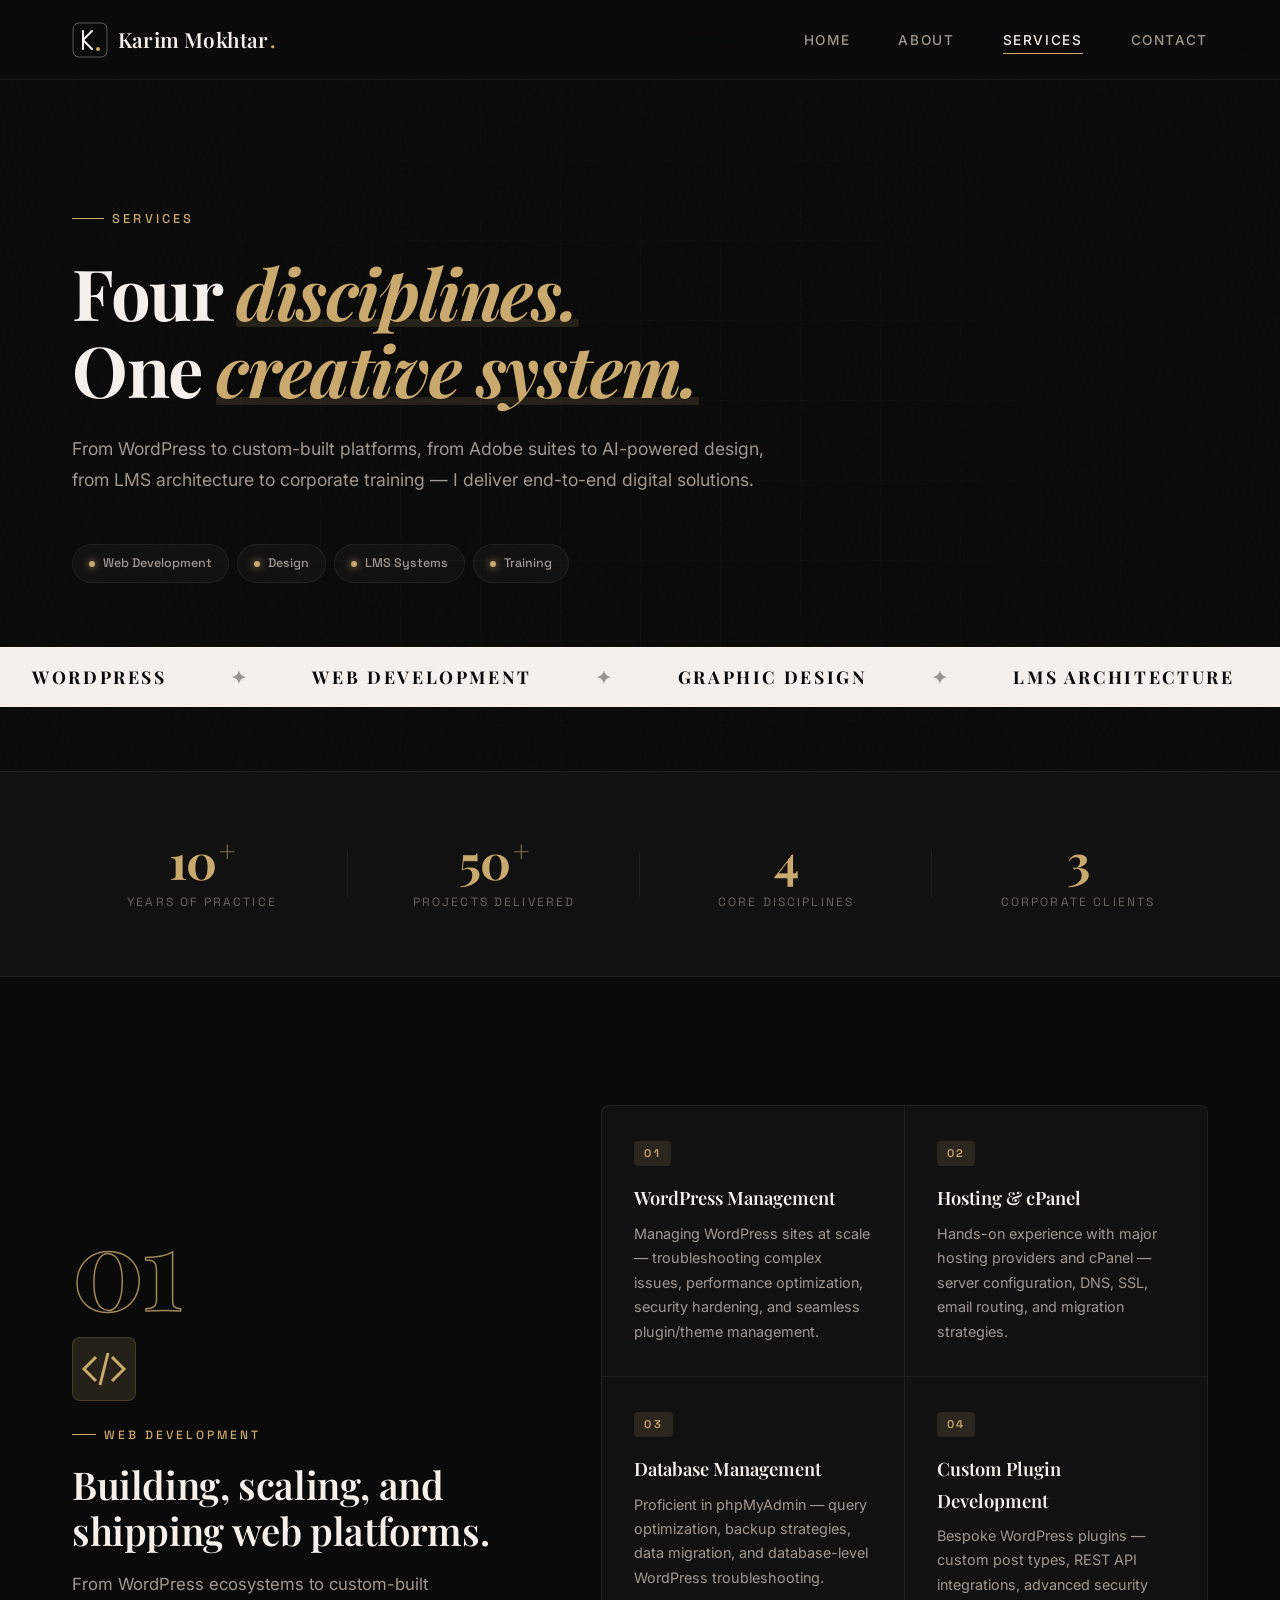
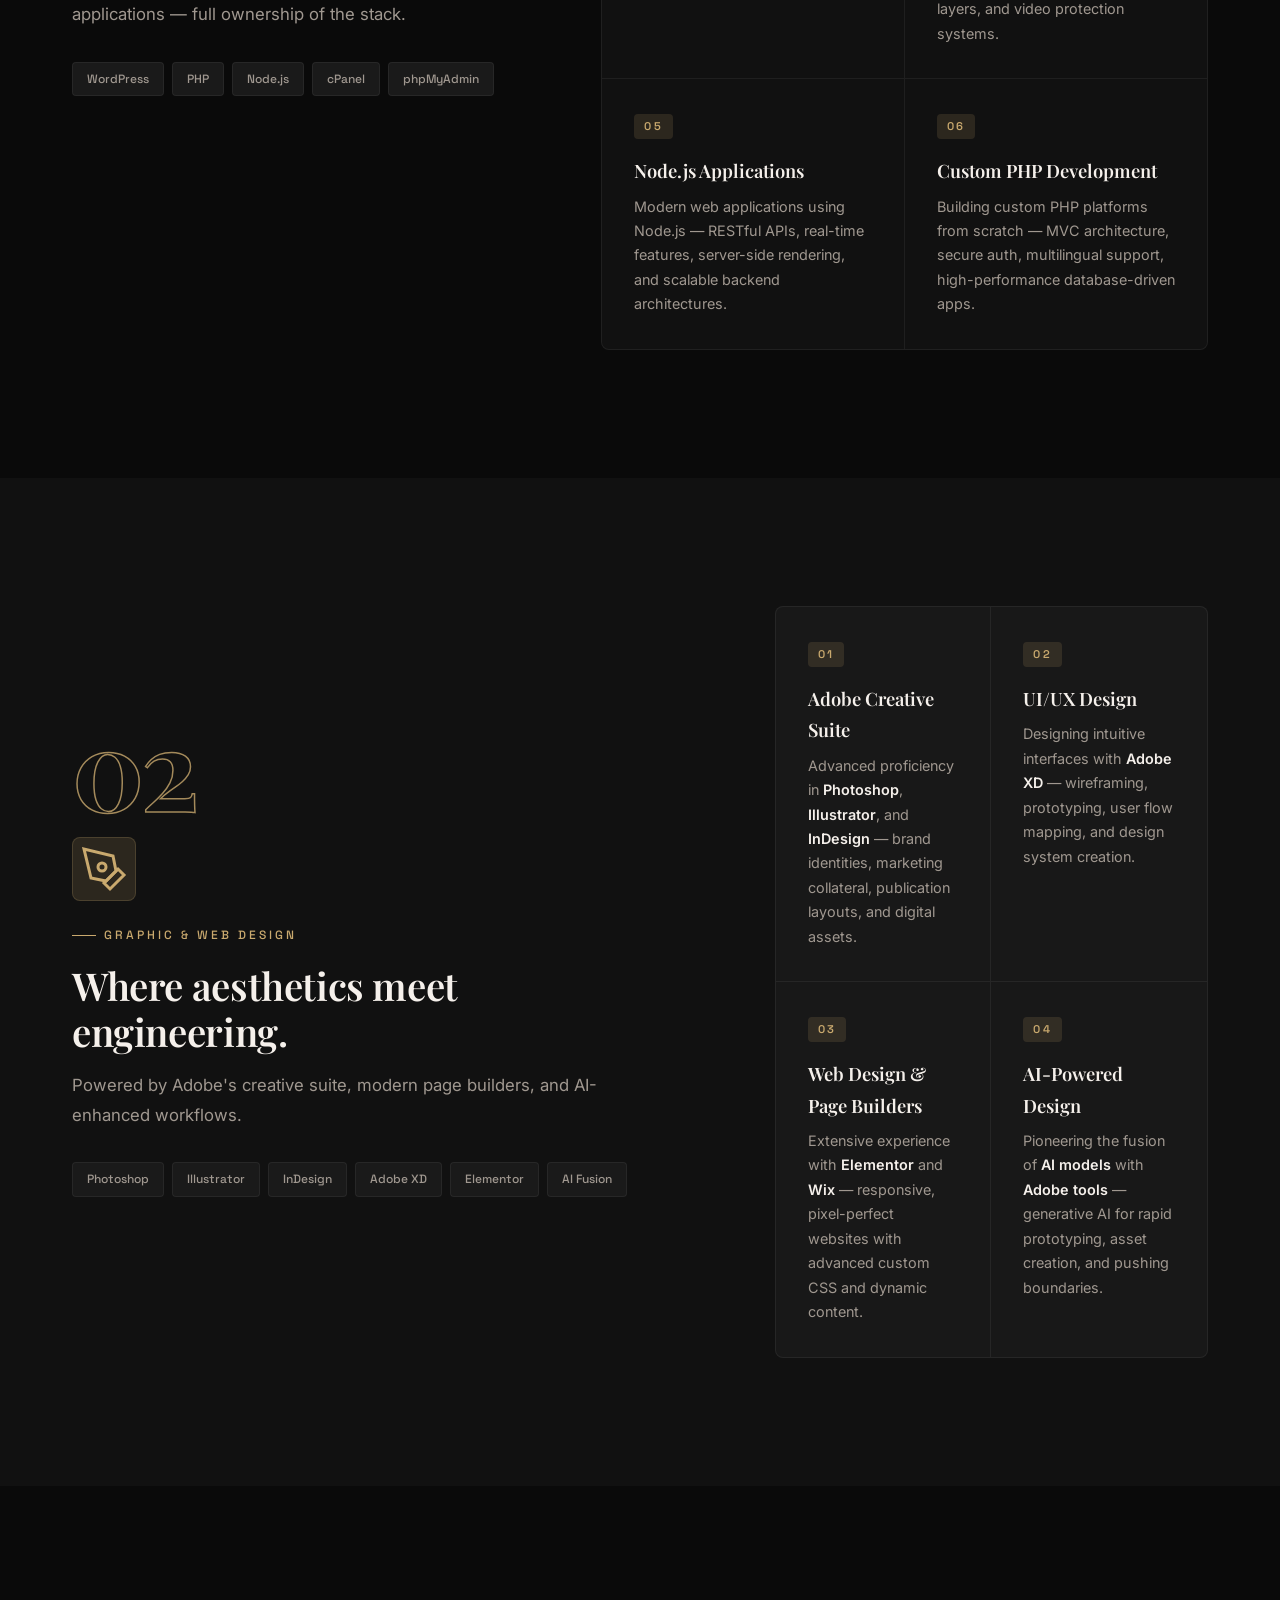
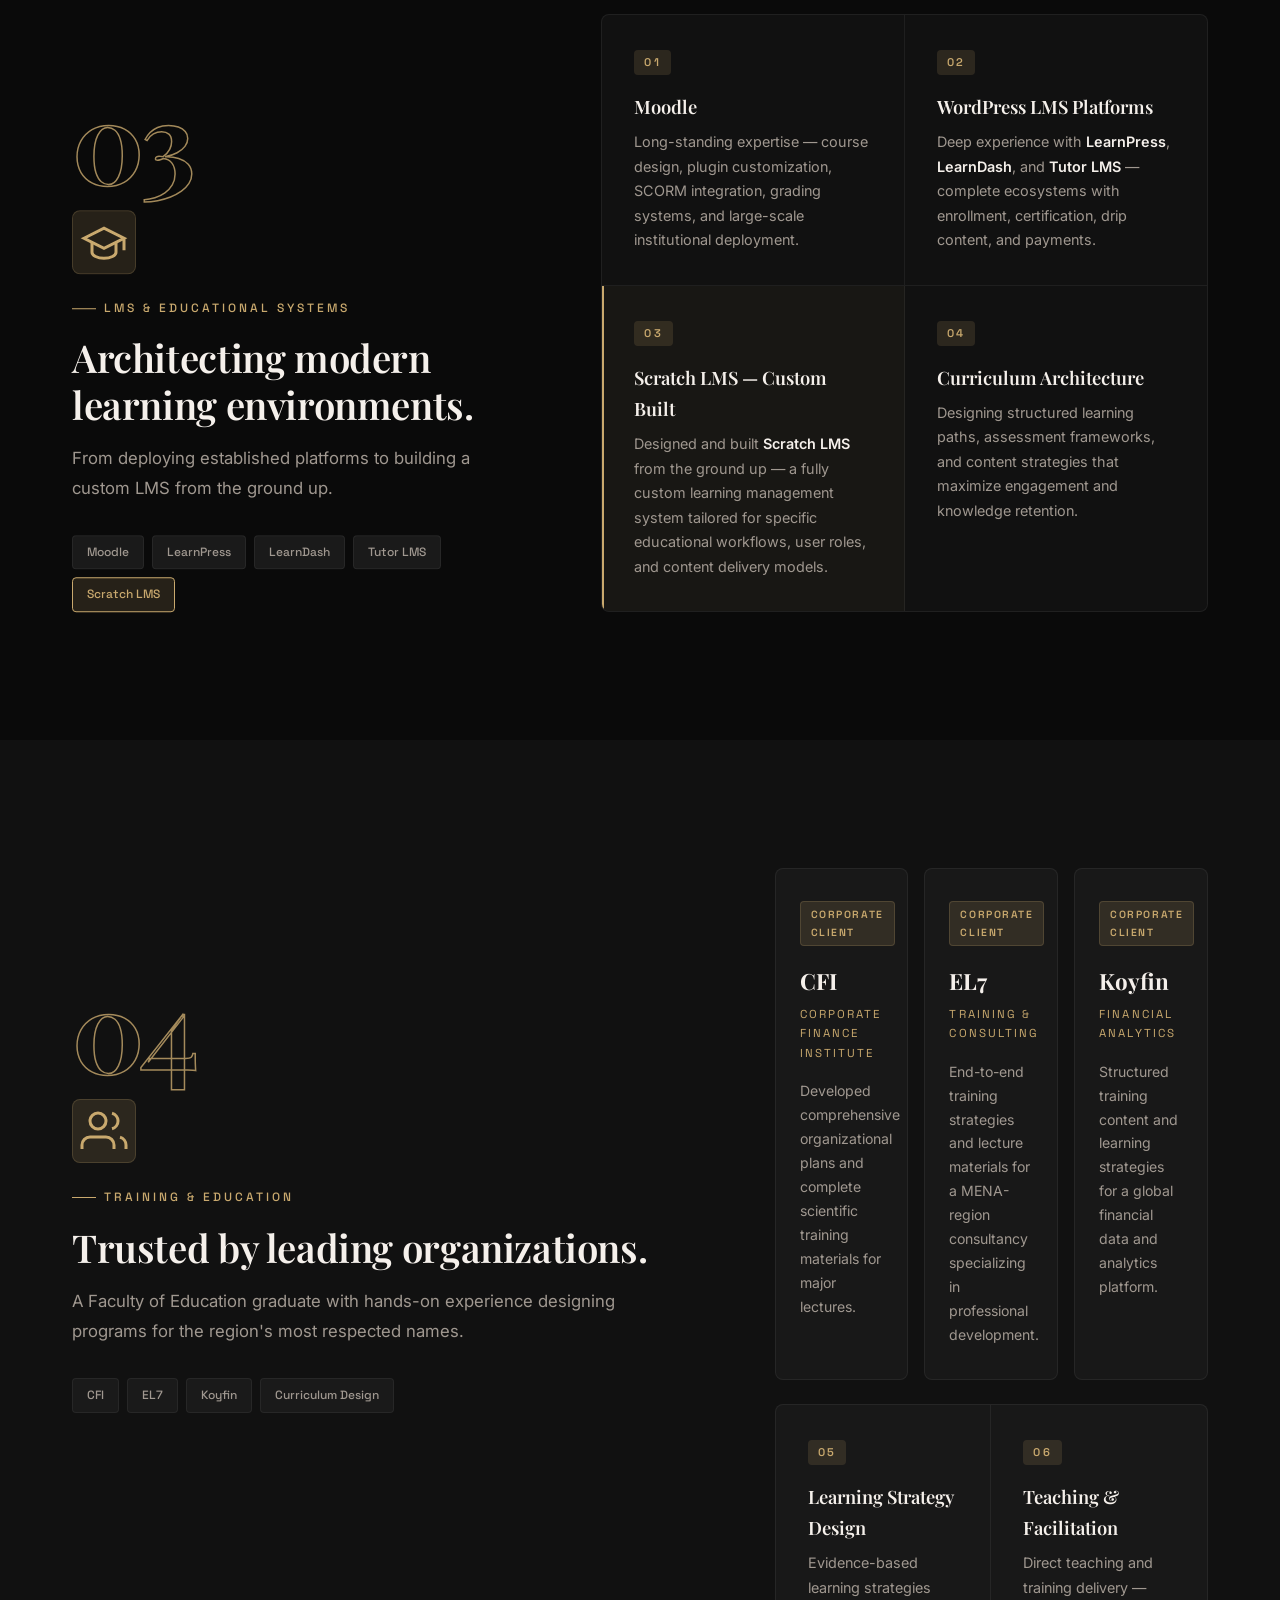
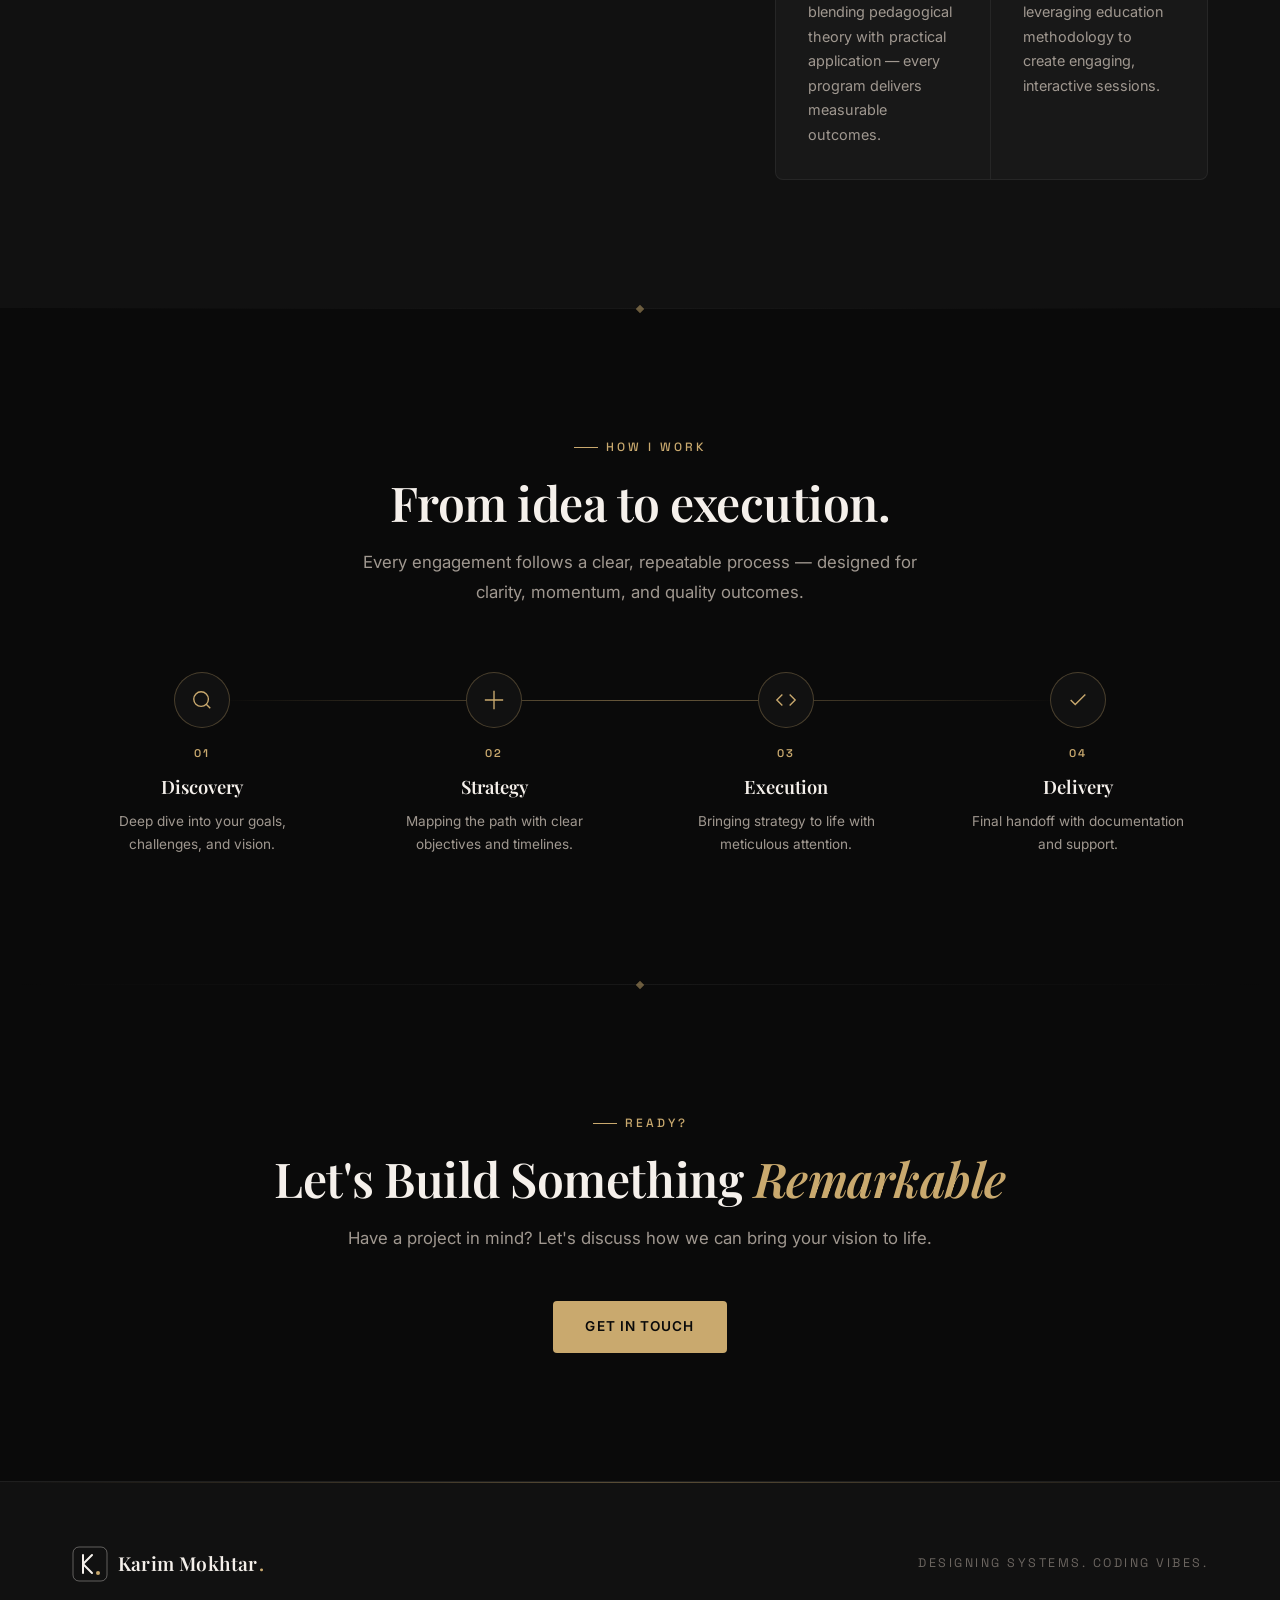
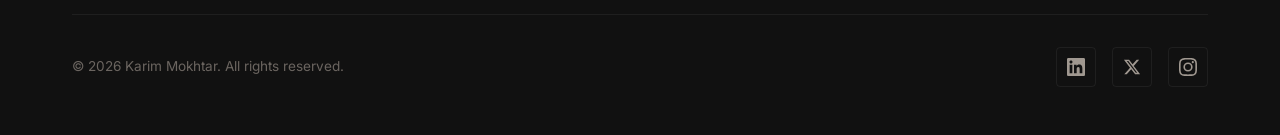
<file: services.html>
<!DOCTYPE html>
<html lang="en">
<head>
  <meta charset="UTF-8">
  <meta name="viewport" content="width=device-width, initial-scale=1.0">
  <title>Services — Karim Mokhtar</title>
  <meta name="description" content="Karim Mokhtar's expertise — Web Development, WordPress, Design, LMS, Training & Educational Systems.">
  <link rel="stylesheet" href="assets/css/style.css">
  <link rel="icon" type="image/svg+xml" href="data:image/svg+xml,<svg xmlns='http://www.w3.org/2000/svg' viewBox='0 0 100 100'><text y='.9em' font-size='90'>K</text></svg>">
</head>
<body>
  <header class="site-header" id="site-header">
    <div class="header-inner">
      <a href="index.html" class="logo" aria-label="Karim Mokhtar — Home">
        <svg class="logo-mark" width="36" height="36" viewBox="0 0 36 36" xmlns="http://www.w3.org/2000/svg" aria-hidden="true">
          <rect x="1" y="1" width="34" height="34" rx="6" fill="none" stroke="currentColor" stroke-width="1" opacity="0.35"/>
          <path d="M11 9 L11 27" stroke="currentColor" stroke-width="2" stroke-linecap="round" fill="none"/>
          <path d="M11 18 L20 9" stroke="currentColor" stroke-width="2" stroke-linecap="round" fill="none"/>
          <path d="M11 18 L20 27" stroke="currentColor" stroke-width="2" stroke-linecap="round" fill="none"/>
          <circle cx="26" cy="27" r="2" fill="#c9a96e"/>
        </svg>
        <span class="logo-text">Karim Mokhtar<span class="logo-dot">.</span></span>
      </a>
      <nav>
        <ul class="nav-links" id="nav-links">
          <li><a href="index.html">Home</a></li>
          <li><a href="about.html">About</a></li>
          <li><a href="services.html" class="active">Services</a></li>
          <li><a href="contact.html">Contact</a></li>
        </ul>
      </nav>
      <button type="button" class="menu-toggle" id="menu-toggle" aria-label="Toggle menu"><span></span><span></span><span></span></button>
    </div>
  </header>

  <main class="page-content page-content--with-header">

    <!-- ============ PAGE HERO ============ -->
    <section class="section section--no-bottom svc-hero">
      <div class="container">
        <div class="hero-label reveal">Services</div>
        <h1 class="hero-title reveal section-title--mb-lg">
          Four <span class="highlight">disciplines.</span><br>
          One <span class="highlight">creative system.</span>
        </h1>
        <p class="hero-subtitle reveal page-hero-subtitle">From WordPress to custom-built platforms, from Adobe suites to AI-powered design, from LMS architecture to corporate training — I deliver end-to-end digital solutions.</p>
        <div class="svc-hero-tags reveal">
          <span class="svc-tag-pill"><span class="svc-tag-dot"></span> Web Development</span>
          <span class="svc-tag-pill"><span class="svc-tag-dot"></span> Design</span>
          <span class="svc-tag-pill"><span class="svc-tag-dot"></span> LMS Systems</span>
          <span class="svc-tag-pill"><span class="svc-tag-dot"></span> Training</span>
        </div>
      </div>
    </section>

    <!-- ============ MARQUEE ============ -->
    <div class="marquee-wrap marquee-wrap--spaced">
      <div class="marquee-track">
        <div class="marquee-content">
          <span>WordPress</span><span class="marquee-dot">✦</span>
          <span>Web Development</span><span class="marquee-dot">✦</span>
          <span>Graphic Design</span><span class="marquee-dot">✦</span>
          <span>LMS Architecture</span><span class="marquee-dot">✦</span>
          <span>Training & Education</span><span class="marquee-dot">✦</span>
          <span>UI/UX Design</span><span class="marquee-dot">✦</span>
          <span>WordPress</span><span class="marquee-dot">✦</span>
          <span>Web Development</span><span class="marquee-dot">✦</span>
          <span>Graphic Design</span><span class="marquee-dot">✦</span>
          <span>LMS Architecture</span><span class="marquee-dot">✦</span>
          <span>Training & Education</span><span class="marquee-dot">✦</span>
          <span>UI/UX Design</span><span class="marquee-dot">✦</span>
        </div>
      </div>
    </div>

    <!-- ============ STATS STRIP ============ -->
    <section class="svc-stats-strip">
      <div class="container">
        <div class="svc-stats-grid reveal">
          <div class="svc-stat">
            <div class="svc-stat-num">10<span>+</span></div>
            <div class="svc-stat-label">Years of Practice</div>
          </div>
          <div class="svc-stat">
            <div class="svc-stat-num">50<span>+</span></div>
            <div class="svc-stat-label">Projects Delivered</div>
          </div>
          <div class="svc-stat">
            <div class="svc-stat-num">4</div>
            <div class="svc-stat-label">Core Disciplines</div>
          </div>
          <div class="svc-stat">
            <div class="svc-stat-num">3</div>
            <div class="svc-stat-label">Corporate Clients</div>
          </div>
        </div>
      </div>
    </section>

    <!-- ═══ SERVICE 01: WEB DEVELOPMENT & WORDPRESS ═══ -->
    <section class="section svc-block" id="svc-web">
      <div class="container">
        <div class="svc-block-grid">
          <div class="svc-block-aside reveal">
            <div class="svc-block-num">01</div>
            <div class="svc-block-icon">
              <svg width="48" height="48" viewBox="0 0 24 24" fill="none" stroke="currentColor" stroke-width="1.5"><polyline points="16 18 22 12 16 6"/><polyline points="8 6 2 12 8 18"/><line x1="14" y1="4" x2="10" y2="20"/></svg>
            </div>
            <span class="section-label">Web Development</span>
            <h2 class="section-title">Building, scaling, and shipping web platforms.</h2>
            <p class="section-desc">From WordPress ecosystems to custom-built applications — full ownership of the stack.</p>
            <div class="svc-tech-row">
              <span class="skill-tag">WordPress</span>
              <span class="skill-tag">PHP</span>
              <span class="skill-tag">Node.js</span>
              <span class="skill-tag">cPanel</span>
              <span class="skill-tag">phpMyAdmin</span>
            </div>
          </div>
          <div class="svc-block-content">
            <div class="svc-feature-grid reveal">
              <div class="svc-feature">
                <div class="svc-feature-num">01</div>
                <h4>WordPress Management</h4>
                <p>Managing WordPress sites at scale — troubleshooting complex issues, performance optimization, security hardening, and seamless plugin/theme management.</p>
              </div>
              <div class="svc-feature">
                <div class="svc-feature-num">02</div>
                <h4>Hosting & cPanel</h4>
                <p>Hands-on experience with major hosting providers and cPanel — server configuration, DNS, SSL, email routing, and migration strategies.</p>
              </div>
              <div class="svc-feature">
                <div class="svc-feature-num">03</div>
                <h4>Database Management</h4>
                <p>Proficient in phpMyAdmin — query optimization, backup strategies, data migration, and database-level WordPress troubleshooting.</p>
              </div>
              <div class="svc-feature">
                <div class="svc-feature-num">04</div>
                <h4>Custom Plugin Development</h4>
                <p>Bespoke WordPress plugins — custom post types, REST API integrations, advanced security layers, and video protection systems.</p>
              </div>
              <div class="svc-feature">
                <div class="svc-feature-num">05</div>
                <h4>Node.js Applications</h4>
                <p>Modern web applications using Node.js — RESTful APIs, real-time features, server-side rendering, and scalable backend architectures.</p>
              </div>
              <div class="svc-feature">
                <div class="svc-feature-num">06</div>
                <h4>Custom PHP Development</h4>
                <p>Building custom PHP platforms from scratch — MVC architecture, secure auth, multilingual support, high-performance database-driven apps.</p>
              </div>
            </div>
          </div>
        </div>
      </div>
    </section>

    <!-- ═══ SERVICE 02: DESIGN ═══ -->
    <section class="section svc-block svc-block--alt" id="svc-design">
      <div class="container">
        <div class="svc-block-grid svc-block-grid--reverse">
          <div class="svc-block-content">
            <div class="svc-feature-grid reveal">
              <div class="svc-feature">
                <div class="svc-feature-num">01</div>
                <h4>Adobe Creative Suite</h4>
                <p>Advanced proficiency in <strong>Photoshop</strong>, <strong>Illustrator</strong>, and <strong>InDesign</strong> — brand identities, marketing collateral, publication layouts, and digital assets.</p>
              </div>
              <div class="svc-feature">
                <div class="svc-feature-num">02</div>
                <h4>UI/UX Design</h4>
                <p>Designing intuitive interfaces with <strong>Adobe XD</strong> — wireframing, prototyping, user flow mapping, and design system creation.</p>
              </div>
              <div class="svc-feature">
                <div class="svc-feature-num">03</div>
                <h4>Web Design & Page Builders</h4>
                <p>Extensive experience with <strong>Elementor</strong> and <strong>Wix</strong> — responsive, pixel-perfect websites with advanced custom CSS and dynamic content.</p>
              </div>
              <div class="svc-feature">
                <div class="svc-feature-num">04</div>
                <h4>AI-Powered Design</h4>
                <p>Pioneering the fusion of <strong>AI models</strong> with <strong>Adobe tools</strong> — generative AI for rapid prototyping, asset creation, and pushing boundaries.</p>
              </div>
            </div>
          </div>
          <div class="svc-block-aside reveal">
            <div class="svc-block-num">02</div>
            <div class="svc-block-icon">
              <svg width="48" height="48" viewBox="0 0 24 24" fill="none" stroke="currentColor" stroke-width="1.5"><path d="M12 19l7-7 3 3-7 7-3-3z"/><path d="M18 13l-1.5-7.5L2 2l3.5 14.5L13 18l5-5z"/><circle cx="11" cy="11" r="2"/></svg>
            </div>
            <span class="section-label">Graphic & Web Design</span>
            <h2 class="section-title">Where aesthetics meet engineering.</h2>
            <p class="section-desc">Powered by Adobe's creative suite, modern page builders, and AI-enhanced workflows.</p>
            <div class="svc-tech-row">
              <span class="skill-tag">Photoshop</span>
              <span class="skill-tag">Illustrator</span>
              <span class="skill-tag">InDesign</span>
              <span class="skill-tag">Adobe XD</span>
              <span class="skill-tag">Elementor</span>
              <span class="skill-tag">AI Fusion</span>
            </div>
          </div>
        </div>
      </div>
    </section>

    <!-- ═══ SERVICE 03: LMS ═══ -->
    <section class="section svc-block" id="svc-lms">
      <div class="container">
        <div class="svc-block-grid">
          <div class="svc-block-aside reveal">
            <div class="svc-block-num">03</div>
            <div class="svc-block-icon">
              <svg width="48" height="48" viewBox="0 0 24 24" fill="none" stroke="currentColor" stroke-width="1.5"><path d="M22 10v6M2 10l10-5 10 5-10 5z"/><path d="M6 12v5c0 1.657 2.686 3 6 3s6-1.343 6-3v-5"/></svg>
            </div>
            <span class="section-label">LMS & Educational Systems</span>
            <h2 class="section-title">Architecting modern learning environments.</h2>
            <p class="section-desc">From deploying established platforms to building a custom LMS from the ground up.</p>
            <div class="svc-tech-row">
              <span class="skill-tag">Moodle</span>
              <span class="skill-tag">LearnPress</span>
              <span class="skill-tag">LearnDash</span>
              <span class="skill-tag">Tutor LMS</span>
              <span class="skill-tag skill-tag--accent">Scratch LMS</span>
            </div>
          </div>
          <div class="svc-block-content">
            <div class="svc-feature-grid reveal">
              <div class="svc-feature">
                <div class="svc-feature-num">01</div>
                <h4>Moodle</h4>
                <p>Long-standing expertise — course design, plugin customization, SCORM integration, grading systems, and large-scale institutional deployment.</p>
              </div>
              <div class="svc-feature">
                <div class="svc-feature-num">02</div>
                <h4>WordPress LMS Platforms</h4>
                <p>Deep experience with <strong>LearnPress</strong>, <strong>LearnDash</strong>, and <strong>Tutor LMS</strong> — complete ecosystems with enrollment, certification, drip content, and payments.</p>
              </div>
              <div class="svc-feature svc-feature--featured">
                <div class="svc-feature-num">03</div>
                <h4>Scratch LMS — Custom Built</h4>
                <p>Designed and built <strong>Scratch LMS</strong> from the ground up — a fully custom learning management system tailored for specific educational workflows, user roles, and content delivery models.</p>
              </div>
              <div class="svc-feature">
                <div class="svc-feature-num">04</div>
                <h4>Curriculum Architecture</h4>
                <p>Designing structured learning paths, assessment frameworks, and content strategies that maximize engagement and knowledge retention.</p>
              </div>
            </div>
          </div>
        </div>
      </div>
    </section>

    <!-- ═══ SERVICE 04: TRAINING ═══ -->
    <section class="section svc-block svc-block--alt" id="svc-training">
      <div class="container">
        <div class="svc-block-grid svc-block-grid--reverse">
          <div class="svc-block-content">
            <div class="svc-clients-grid reveal">
              <div class="svc-client-card">
                <div class="client-badge">Corporate Client</div>
                <h4>CFI</h4>
                <p class="svc-client-meta">Corporate Finance Institute</p>
                <p>Developed comprehensive organizational plans and complete scientific training materials for major lectures.</p>
              </div>
              <div class="svc-client-card">
                <div class="client-badge">Corporate Client</div>
                <h4>EL7</h4>
                <p class="svc-client-meta">Training & Consulting</p>
                <p>End-to-end training strategies and lecture materials for a MENA-region consultancy specializing in professional development.</p>
              </div>
              <div class="svc-client-card">
                <div class="client-badge">Corporate Client</div>
                <h4>Koyfin</h4>
                <p class="svc-client-meta">Financial Analytics</p>
                <p>Structured training content and learning strategies for a global financial data and analytics platform.</p>
              </div>
            </div>
            <div class="svc-feature-grid svc-feature-grid--small reveal">
              <div class="svc-feature">
                <div class="svc-feature-num">05</div>
                <h4>Learning Strategy Design</h4>
                <p>Evidence-based learning strategies blending pedagogical theory with practical application — every program delivers measurable outcomes.</p>
              </div>
              <div class="svc-feature">
                <div class="svc-feature-num">06</div>
                <h4>Teaching & Facilitation</h4>
                <p>Direct teaching and training delivery — leveraging education methodology to create engaging, interactive sessions.</p>
              </div>
            </div>
          </div>
          <div class="svc-block-aside reveal">
            <div class="svc-block-num">04</div>
            <div class="svc-block-icon">
              <svg width="48" height="48" viewBox="0 0 24 24" fill="none" stroke="currentColor" stroke-width="1.5"><path d="M17 21v-2a4 4 0 0 0-4-4H5a4 4 0 0 0-4 4v2"/><circle cx="9" cy="7" r="4"/><path d="M23 21v-2a4 4 0 0 0-3-3.87M16 3.13a4 4 0 0 1 0 7.75"/></svg>
            </div>
            <span class="section-label">Training & Education</span>
            <h2 class="section-title">Trusted by leading organizations.</h2>
            <p class="section-desc">A Faculty of Education graduate with hands-on experience designing programs for the region's most respected names.</p>
            <div class="svc-tech-row">
              <span class="skill-tag">CFI</span>
              <span class="skill-tag">EL7</span>
              <span class="skill-tag">Koyfin</span>
              <span class="skill-tag">Curriculum Design</span>
            </div>
          </div>
        </div>
      </div>
    </section>

    <div class="section-divider"></div>

    <!-- ═══ PROCESS — REDESIGNED ═══ -->
    <section class="section svc-process" id="process">
      <div class="container">
        <div class="section-header reveal text-center">
          <span class="section-label section-label--center">How I Work</span>
          <h2 class="section-title">From idea to execution.</h2>
          <p class="section-desc section-desc--center">Every engagement follows a clear, repeatable process — designed for clarity, momentum, and quality outcomes.</p>
        </div>
        <div class="svc-process-flow reveal">
          <div class="svc-process-line"></div>
          <div class="svc-process-step">
            <div class="svc-process-icon">
              <svg width="22" height="22" viewBox="0 0 24 24" fill="none" stroke="currentColor" stroke-width="1.5"><circle cx="11" cy="11" r="8"/><line x1="21" y1="21" x2="16.65" y2="16.65"/></svg>
            </div>
            <div class="svc-process-num">01</div>
            <h4>Discovery</h4>
            <p>Deep dive into your goals, challenges, and vision.</p>
          </div>
          <div class="svc-process-step">
            <div class="svc-process-icon">
              <svg width="22" height="22" viewBox="0 0 24 24" fill="none" stroke="currentColor" stroke-width="1.5"><path d="M12 2v20M2 12h20"/></svg>
            </div>
            <div class="svc-process-num">02</div>
            <h4>Strategy</h4>
            <p>Mapping the path with clear objectives and timelines.</p>
          </div>
          <div class="svc-process-step">
            <div class="svc-process-icon">
              <svg width="22" height="22" viewBox="0 0 24 24" fill="none" stroke="currentColor" stroke-width="1.5"><polyline points="16 18 22 12 16 6"/><polyline points="8 6 2 12 8 18"/></svg>
            </div>
            <div class="svc-process-num">03</div>
            <h4>Execution</h4>
            <p>Bringing strategy to life with meticulous attention.</p>
          </div>
          <div class="svc-process-step">
            <div class="svc-process-icon">
              <svg width="22" height="22" viewBox="0 0 24 24" fill="none" stroke="currentColor" stroke-width="1.5"><polyline points="20 6 9 17 4 12"/></svg>
            </div>
            <div class="svc-process-num">04</div>
            <h4>Delivery</h4>
            <p>Final handoff with documentation and support.</p>
          </div>
        </div>
      </div>
    </section>

    <!-- ============ CTA ============ -->
    <div class="section-divider"></div>
    <section class="section section--center">
      <div class="container container--narrow reveal">
        <span class="section-label section-label--center">Ready?</span>
        <h2 class="section-title">Let's Build Something <span class="text-accent-italic">Remarkable</span></h2>
        <p class="section-desc section-desc--center">Have a project in mind? Let's discuss how we can bring your vision to life.</p>
        <a href="contact.html" class="btn btn--primary">Get in Touch</a>
      </div>
    </section>
  </main>

  <footer class="site-footer">
    <div class="container">
      <div class="footer-top">
        <a href="index.html" class="logo footer-logo" aria-label="Karim Mokhtar — Home">
          <svg class="logo-mark" width="36" height="36" viewBox="0 0 36 36" xmlns="http://www.w3.org/2000/svg" aria-hidden="true">
            <rect x="1" y="1" width="34" height="34" rx="6" fill="none" stroke="currentColor" stroke-width="1" opacity="0.35"/>
            <path d="M11 9 L11 27" stroke="currentColor" stroke-width="2" stroke-linecap="round" fill="none"/>
            <path d="M11 18 L20 9" stroke="currentColor" stroke-width="2" stroke-linecap="round" fill="none"/>
            <path d="M11 18 L20 27" stroke="currentColor" stroke-width="2" stroke-linecap="round" fill="none"/>
            <circle cx="26" cy="27" r="2" fill="#c9a96e"/>
          </svg>
          <span class="logo-text">Karim Mokhtar<span class="logo-dot">.</span></span>
        </a>
        <p class="footer-tagline">Designing Systems. Coding Vibes.</p>
      </div>
      <div class="footer-inner">
        <div class="footer-copy">&copy; 2026 Karim Mokhtar. All rights reserved.</div>
        <div class="footer-socials">
          <a href="#" class="social-link" aria-label="LinkedIn"><svg width="18" height="18" viewBox="0 0 24 24" fill="currentColor"><path d="M20.447 20.452h-3.554v-5.569c0-1.328-.027-3.037-1.852-3.037-1.853 0-2.136 1.445-2.136 2.939v5.667H9.351V9h3.414v1.561h.046c.477-.9 1.637-1.85 3.37-1.85 3.601 0 4.267 2.37 4.267 5.455v6.286zM5.337 7.433c-1.144 0-2.063-.926-2.063-2.065 0-1.138.92-2.063 2.063-2.063 1.14 0 2.064.925 2.064 2.063 0 1.139-.925 2.065-2.064 2.065zm1.782 13.019H3.555V9h3.564v11.452zM22.225 0H1.771C.792 0 0 .774 0 1.729v20.542C0 23.227.792 24 1.771 24h20.451C23.2 24 24 23.227 24 22.271V1.729C24 .774 23.2 0 22.222 0h.003z"/></svg></a>
          <a href="#" class="social-link" aria-label="Twitter"><svg width="18" height="18" viewBox="0 0 24 24" fill="currentColor"><path d="M18.244 2.25h3.308l-7.227 8.26 8.502 11.24H16.17l-5.214-6.817L4.99 21.75H1.68l7.73-8.835L1.254 2.25H8.08l4.713 6.231zm-1.161 17.52h1.833L7.084 4.126H5.117z"/></svg></a>
          <a href="#" class="social-link" aria-label="Instagram"><svg width="18" height="18" viewBox="0 0 24 24" fill="currentColor"><path d="M12 2.163c3.204 0 3.584.012 4.85.07 3.252.148 4.771 1.691 4.919 4.919.058 1.265.069 1.645.069 4.849 0 3.205-.012 3.584-.069 4.849-.149 3.225-1.664 4.771-4.919 4.919-1.266.058-1.644.07-4.85.07-3.204 0-3.584-.012-4.849-.07-3.26-.149-4.771-1.699-4.919-4.92-.058-1.265-.07-1.644-.07-4.849 0-3.204.013-3.583.07-4.849.149-3.227 1.664-4.771 4.919-4.919 1.266-.057 1.645-.069 4.849-.069zM12 0C8.741 0 8.333.014 7.053.072 2.695.272.273 2.69.073 7.052.014 8.333 0 8.741 0 12c0 3.259.014 3.668.072 4.948.2 4.358 2.618 6.78 6.98 6.98C8.333 23.986 8.741 24 12 24c3.259 0 3.668-.014 4.948-.072 4.354-.2 6.782-2.618 6.979-6.98.059-1.28.073-1.689.073-4.948 0-3.259-.014-3.667-.072-4.947-.196-4.354-2.617-6.78-6.979-6.98C15.668.014 15.259 0 12 0zm0 5.838a6.162 6.162 0 100 12.324 6.162 6.162 0 000-12.324zM12 16a4 4 0 110-8 4 4 0 010 8zm6.406-11.845a1.44 1.44 0 100 2.881 1.44 1.44 0 000-2.881z"/></svg></a>
        </div>
      </div>
    </div>
  </footer>
  <script src="assets/js/main.js"></script>
</body>
</html>
</file>
<file: assets/css/style.css>
/* ============================================
   KARIM MOKHTAR — Personal Brand Design System
   ============================================ */

@import url('https://fonts.googleapis.com/css2?family=Playfair+Display:ital,wght@0,400;0,500;0,600;0,700;1,400;1,500&family=Inter:wght@300;400;500;600;700&family=Space+Grotesk:wght@300;400;500;600;700&display=swap');

/* --- CSS Custom Properties --- */
:root {
  /* Colors */
  --color-bg-primary: #0a0a0a;
  --color-bg-secondary: #111111;
  --color-bg-tertiary: #1a1a1a;
  --color-bg-card: rgba(255, 255, 255, 0.03);
  --color-bg-card-hover: rgba(255, 255, 255, 0.06);
  --color-surface: #141414;

  --color-text-primary: #f5f0eb;
  --color-text-secondary: #a09890;
  --color-text-muted: #6b6560;
  --color-text-accent: #c9a96e;

  --color-accent: #c9a96e;
  --color-accent-light: #dfc291;
  --color-accent-dark: #a8884d;
  --color-accent-glow: rgba(201, 169, 110, 0.15);

  --color-border: rgba(255, 255, 255, 0.06);
  --color-border-hover: rgba(201, 169, 110, 0.3);
  --color-divider: rgba(255, 255, 255, 0.04);

  /* Typography */
  --font-display: 'Playfair Display', Georgia, serif;
  --font-body: 'Inter', -apple-system, sans-serif;
  --font-mono: 'Space Grotesk', monospace;

  /* Fluid spacing — scales between mobile and desktop */
  --space-xs: 0.25rem;
  --space-sm: 0.5rem;
  --space-md: 1rem;
  --space-lg: 1.5rem;
  --space-xl: 2rem;
  --space-2xl: clamp(2rem, 4vw, 3rem);
  --space-3xl: clamp(2.5rem, 6vw, 4rem);
  --space-4xl: clamp(3rem, 8vw, 6rem);
  --space-5xl: clamp(4rem, 10vw, 8rem);

  /* Layout */
  --max-width: 1200px;
  --max-width-narrow: 800px;
  --header-height: 80px;
  --container-pad: clamp(1rem, 4vw, 2rem);

  /* Effects */
  --radius-sm: 4px;
  --radius-md: 8px;
  --radius-lg: 16px;
  --radius-xl: 24px;

  --shadow-sm: 0 2px 8px rgba(0,0,0,0.3);
  --shadow-md: 0 4px 24px rgba(0,0,0,0.4);
  --shadow-lg: 0 8px 48px rgba(0,0,0,0.5);
  --shadow-glow: 0 0 40px rgba(201, 169, 110, 0.08);
  --shadow-accent: 0 12px 40px rgba(201, 169, 110, 0.18);

  --transition-fast: 0.2s cubic-bezier(0.4, 0, 0.2, 1);
  --transition-base: 0.3s cubic-bezier(0.4, 0, 0.2, 1);
  --transition-slow: 0.5s cubic-bezier(0.4, 0, 0.2, 1);
  --transition-spring: 0.6s cubic-bezier(0.34, 1.56, 0.64, 1);
}

/* --- Reset & Base --- */
*, *::before, *::after {
  margin: 0; padding: 0;
  box-sizing: border-box;
}

html {
  scroll-behavior: smooth;
  font-size: 16px;
  -webkit-font-smoothing: antialiased;
  -moz-osx-font-smoothing: grayscale;
  -webkit-tap-highlight-color: transparent;
}

body {
  font-family: var(--font-body);
  background-color: var(--color-bg-primary);
  color: var(--color-text-primary);
  line-height: 1.7;
  overflow-x: hidden;
  min-height: 100vh;
}

body.menu-open {
  overflow: hidden;
  touch-action: none;
}

::selection {
  background: var(--color-accent);
  color: var(--color-bg-primary);
}

a {
  color: var(--color-text-accent);
  text-decoration: none;
  transition: color var(--transition-fast);
}
a:hover { color: var(--color-accent-light); }

img { max-width: 100%; display: block; }

/* --- Utility Classes --- */
.container {
  width: 100%;
  max-width: var(--max-width);
  margin: 0 auto;
  padding: 0 var(--container-pad);
  position: relative;
}

.container--narrow {
  max-width: var(--max-width-narrow);
}

.section {
  padding: var(--space-5xl) 0;
  position: relative;
}

.section--flush { padding: 0; }

.text-accent { color: var(--color-text-accent); }
.text-muted { color: var(--color-text-muted); }
.text-secondary { color: var(--color-text-secondary); }
.text-accent-italic { color: var(--color-accent); font-style: italic; }
.text-center { text-align: center; }
.center-block { text-align: center; margin-top: var(--space-3xl); }
.section-label--center { justify-content: center; }
.section-title--mb-lg { margin-bottom: var(--space-lg); }
.section-desc--center { margin: 0 auto var(--space-2xl); }
.section--center { text-align: center; }
.section--no-bottom { padding-bottom: 0; }
.section--small-bottom { padding-bottom: var(--space-xl); }

/* --- Background Layers --- */
body::before {
  content: '';
  position: fixed;
  inset: 0;
  background-image: url("data:image/svg+xml,%3Csvg viewBox='0 0 256 256' xmlns='http://www.w3.org/2000/svg'%3E%3Cfilter id='noise'%3E%3CfeTurbulence type='fractalNoise' baseFrequency='0.9' numOctaves='4' stitchTiles='stitch'/%3E%3C/filter%3E%3Crect width='100%25' height='100%25' filter='url(%23noise)' opacity='0.025'/%3E%3C/svg%3E");
  pointer-events: none;
  z-index: 0;
  opacity: 0.6;
}

/* Subtle animated grid background */
body::after {
  content: '';
  position: fixed;
  inset: 0;
  background-image:
    linear-gradient(var(--color-divider) 1px, transparent 1px),
    linear-gradient(90deg, var(--color-divider) 1px, transparent 1px);
  background-size: 80px 80px;
  pointer-events: none;
  z-index: 0;
  opacity: 0.4;
  -webkit-mask-image: radial-gradient(ellipse at center, black 30%, transparent 80%);
  mask-image: radial-gradient(ellipse at center, black 30%, transparent 80%);
}

/* --- Header / Navigation --- */
.site-header {
  position: fixed;
  top: 0; left: 0; right: 0;
  height: var(--header-height);
  z-index: 1000;
  -webkit-backdrop-filter: blur(20px) saturate(180%);
  backdrop-filter: blur(20px) saturate(180%);
  background: rgba(10, 10, 10, 0.7);
  border-bottom: 1px solid var(--color-border);
  transition: background var(--transition-base), box-shadow var(--transition-base), border-color var(--transition-base);
}

.site-header.scrolled {
  background: rgba(10, 10, 10, 0.92);
  box-shadow: var(--shadow-sm);
  border-bottom-color: rgba(201, 169, 110, 0.08);
}

.header-inner {
  display: flex;
  align-items: center;
  justify-content: space-between;
  height: 100%;
  max-width: var(--max-width);
  margin: 0 auto;
  padding: 0 var(--container-pad);
  position: relative;
}

.logo {
  display: inline-flex;
  align-items: center;
  gap: 10px;
  font-family: var(--font-display);
  font-size: 1.3rem;
  font-weight: 600;
  color: var(--color-text-primary);
  letter-spacing: 0.01em;
  transition: color var(--transition-fast);
  position: relative;
  z-index: 1002;
  line-height: 1;
}

.logo-mark {
  flex-shrink: 0;
  display: block;
  transition: transform var(--transition-spring);
}

.logo:hover .logo-mark {
  transform: rotate(-6deg) scale(1.05);
}

.logo-text {
  font-family: var(--font-display);
  white-space: nowrap;
}

.logo-dot {
  color: var(--color-accent);
  margin-left: 1px;
}

.logo:hover { color: var(--color-accent-light); }
.logo:hover .logo-dot { color: var(--color-accent); }

@media (max-width: 480px) {
  .logo { font-size: 1.05rem; gap: 8px; }
  .logo-mark { width: 30px; height: 30px; }
}

.nav-links {
  display: flex;
  align-items: center;
  gap: var(--space-2xl);
  list-style: none;
}

.nav-links a {
  font-family: var(--font-body);
  font-size: 0.85rem;
  font-weight: 500;
  color: var(--color-text-secondary);
  text-transform: uppercase;
  letter-spacing: 0.12em;
  position: relative;
  padding: var(--space-xs) 0;
  transition: color var(--transition-fast);
}

.nav-links a::after {
  content: '';
  position: absolute;
  bottom: -2px; left: 0;
  width: 0; height: 1px;
  background: var(--color-accent);
  transition: width var(--transition-base);
}

.nav-links a:hover,
.nav-links a.active {
  color: var(--color-text-primary);
}
.nav-links a:hover::after,
.nav-links a.active::after {
  width: 100%;
}

/* Mobile Menu Toggle */
.menu-toggle {
  display: none;
  flex-direction: column;
  justify-content: center;
  align-items: center;
  gap: 5px;
  background: none;
  border: 1px solid var(--color-border);
  border-radius: var(--radius-sm);
  cursor: pointer;
  padding: 10px;
  width: 44px;
  height: 44px;
  position: relative;
  z-index: 1002;
  transition: border-color var(--transition-fast), background var(--transition-fast);
}
.menu-toggle:hover { border-color: var(--color-border-hover); }
.menu-toggle span {
  display: block;
  width: 22px; height: 1.5px;
  background: var(--color-text-primary);
  transition: transform var(--transition-base), opacity var(--transition-base), background var(--transition-base);
  transform-origin: center;
}
.menu-toggle.active { border-color: var(--color-accent); }
.menu-toggle.active span:nth-child(1) {
  transform: translateY(6.5px) rotate(45deg);
  background: var(--color-accent);
}
.menu-toggle.active span:nth-child(2) { opacity: 0; transform: scaleX(0); }
.menu-toggle.active span:nth-child(3) {
  transform: translateY(-6.5px) rotate(-45deg);
  background: var(--color-accent);
}

/* --- Hero Section --- */
.hero {
  min-height: 100vh;
  display: flex;
  align-items: center;
  padding-top: var(--header-height);
  padding-bottom: var(--space-3xl);
  position: relative;
  overflow: hidden;
}

.hero::before {
  content: '';
  position: absolute;
  top: -30%; right: -20%;
  width: min(800px, 90vw); height: min(800px, 90vw);
  background: radial-gradient(circle, var(--color-accent-glow) 0%, transparent 70%);
  pointer-events: none;
  animation: heroGlow 8s ease-in-out infinite alternate;
  z-index: 0;
}

.hero::after {
  content: '';
  position: absolute;
  bottom: -20%; left: -10%;
  width: min(600px, 80vw); height: min(600px, 80vw);
  background: radial-gradient(circle, rgba(201, 169, 110, 0.06) 0%, transparent 70%);
  pointer-events: none;
  animation: heroGlow 10s ease-in-out infinite alternate-reverse;
  z-index: 0;
}

@keyframes heroGlow {
  0% { opacity: 0.3; transform: translate(0, 0) scale(1); }
  100% { opacity: 0.7; transform: translate(-40px, 30px) scale(1.15); }
}

.hero-grid {
  display: grid;
  grid-template-columns: 1fr 1fr;
  gap: var(--space-4xl);
  align-items: center;
  width: 100%;
  position: relative;
  z-index: 1;
}

.hero-content {
  position: relative;
  z-index: 2;
}

.hero-label {
  font-family: var(--font-mono);
  font-size: 0.8rem;
  font-weight: 500;
  color: var(--color-accent);
  text-transform: uppercase;
  letter-spacing: 0.25em;
  margin-bottom: var(--space-lg);
  display: flex;
  align-items: center;
  gap: var(--space-sm);
}

.hero-label::before {
  content: '';
  width: 32px; height: 1px;
  background: var(--color-accent);
  flex-shrink: 0;
}

.hero-title {
  font-family: var(--font-display);
  font-size: clamp(2.4rem, 5.5vw, 4.5rem);
  font-weight: 700;
  line-height: 1.1;
  margin-bottom: var(--space-lg);
  color: var(--color-text-primary);
  letter-spacing: -0.02em;
}

.hero-title .highlight {
  color: var(--color-accent);
  font-style: italic;
  position: relative;
  display: inline-block;
}

.hero-title .highlight::after {
  content: '';
  position: absolute;
  left: 0; right: 0; bottom: 4px;
  height: 8px;
  background: var(--color-accent);
  opacity: 0.15;
  z-index: -1;
  border-radius: 2px;
}

.hero-subtitle {
  font-size: clamp(0.95rem, 1.5vw, 1.1rem);
  color: var(--color-text-secondary);
  line-height: 1.8;
  margin-bottom: var(--space-2xl);
  max-width: 500px;
}

.hero-cta {
  display: flex;
  gap: var(--space-md);
  flex-wrap: wrap;
}

.hero-image-wrapper {
  position: relative;
  display: flex;
  justify-content: center;
  align-items: center;
  isolation: isolate;
}

.hero-image {
  width: 100%;
  max-width: 480px;
  aspect-ratio: 3/4;
  object-fit: cover;
  object-position: center top;
  border-radius: var(--radius-lg);
  filter: grayscale(100%) contrast(1.05);
  transition: filter var(--transition-slow), transform var(--transition-slow);
  position: relative;
  z-index: 2;
}

.hero-image-wrapper:hover .hero-image {
  filter: grayscale(40%) contrast(1.1);
  transform: scale(1.01);
}

.hero-image-wrapper::before {
  content: '';
  position: absolute;
  inset: -2px;
  max-width: 484px;
  margin: 0 auto;
  aspect-ratio: 3/4;
  border-radius: var(--radius-lg);
  background: linear-gradient(135deg, var(--color-accent) 0%, transparent 50%, rgba(201, 169, 110, 0.3) 100%);
  opacity: 0.4;
  z-index: 1;
  animation: borderShift 6s ease-in-out infinite alternate;
}

@keyframes borderShift {
  0% { opacity: 0.3; }
  100% { opacity: 0.6; }
}

.hero-image-wrapper::after {
  content: '';
  position: absolute;
  bottom: -20px; right: -20px;
  width: clamp(120px, 30%, 200px); height: clamp(120px, 30%, 200px);
  border: 1px solid var(--color-border);
  border-radius: var(--radius-lg);
  z-index: 0;
}

/* Floating decorative accent */
.hero-accent {
  position: absolute;
  font-family: var(--font-mono);
  font-size: 0.7rem;
  text-transform: uppercase;
  letter-spacing: 0.2em;
  color: var(--color-accent);
  background: var(--color-bg-secondary);
  border: 1px solid var(--color-border-hover);
  padding: 8px 14px;
  border-radius: var(--radius-sm);
  -webkit-backdrop-filter: blur(10px);
  backdrop-filter: blur(10px);
  z-index: 3;
  animation: float 4s ease-in-out infinite;
}

.hero-accent--top {
  top: 10%;
  left: -8%;
}

.hero-accent--bottom {
  bottom: 12%;
  right: -8%;
  animation-delay: 1.5s;
}

@keyframes float {
  0%, 100% { transform: translateY(0); }
  50% { transform: translateY(-8px); }
}

/* --- Buttons --- */
.btn {
  display: inline-flex;
  align-items: center;
  justify-content: center;
  gap: var(--space-sm);
  padding: 14px 32px;
  font-family: var(--font-body);
  font-size: 0.85rem;
  font-weight: 600;
  letter-spacing: 0.08em;
  text-transform: uppercase;
  border: none;
  border-radius: var(--radius-sm);
  cursor: pointer;
  transition: transform var(--transition-base), box-shadow var(--transition-base), background var(--transition-base), color var(--transition-base), border-color var(--transition-base);
  position: relative;
  overflow: hidden;
  white-space: nowrap;
}

.btn::before {
  content: '';
  position: absolute;
  top: 0; left: -100%;
  width: 100%; height: 100%;
  background: linear-gradient(90deg, transparent, rgba(255, 255, 255, 0.15), transparent);
  transition: left 0.6s ease;
}

.btn:hover::before { left: 100%; }

.btn--primary {
  background: var(--color-accent);
  color: var(--color-bg-primary);
}
.btn--primary:hover {
  background: var(--color-accent-light);
  color: var(--color-bg-primary);
  transform: translateY(-2px);
  box-shadow: var(--shadow-accent);
}

.btn--outline {
  background: transparent;
  color: var(--color-text-primary);
  border: 1px solid var(--color-border);
}
.btn--outline:hover {
  border-color: var(--color-accent);
  color: var(--color-accent);
  transform: translateY(-2px);
  box-shadow: var(--shadow-glow);
}

.btn--ghost {
  background: transparent;
  color: var(--color-accent);
  padding: 14px 0;
}
.btn--ghost::before { display: none; }
.btn--ghost:hover { color: var(--color-accent-light); }
.btn--ghost .arrow {
  transition: transform var(--transition-fast);
  display: inline-block;
}
.btn--ghost:hover .arrow { transform: translateX(4px); }

/* --- Section Headers --- */
.section-header {
  margin-bottom: var(--space-3xl);
}

.section-label {
  font-family: var(--font-mono);
  font-size: 0.75rem;
  font-weight: 500;
  color: var(--color-accent);
  text-transform: uppercase;
  letter-spacing: 0.25em;
  margin-bottom: var(--space-md);
  display: flex;
  align-items: center;
  gap: var(--space-sm);
}

.section-label::before {
  content: '';
  width: 24px; height: 1px;
  background: var(--color-accent);
  flex-shrink: 0;
}

.section-title {
  font-family: var(--font-display);
  font-size: clamp(1.8rem, 4vw, 3rem);
  font-weight: 600;
  line-height: 1.2;
  color: var(--color-text-primary);
  margin-bottom: var(--space-md);
  letter-spacing: -0.01em;
}

.section-desc {
  font-size: clamp(0.95rem, 1.4vw, 1.05rem);
  color: var(--color-text-secondary);
  max-width: 600px;
  line-height: 1.8;
}

/* --- About Section --- */
.about-grid {
  display: grid;
  grid-template-columns: 1fr 1.2fr;
  gap: var(--space-4xl);
  align-items: center;
}

.about-image-wrapper {
  position: relative;
}

.about-image {
  width: 100%;
  aspect-ratio: 4/5;
  object-fit: cover;
  object-position: center top;
  border-radius: var(--radius-md);
  filter: grayscale(100%) contrast(1.05);
  transition: filter var(--transition-slow);
}

.about-image-wrapper:hover .about-image {
  filter: grayscale(50%) contrast(1.08);
}

.about-image-wrapper::after {
  content: '';
  position: absolute;
  inset: 16px;
  border: 1px solid var(--color-accent);
  border-radius: var(--radius-md);
  opacity: 0.25;
  pointer-events: none;
  transition: inset var(--transition-base), opacity var(--transition-base);
}

.about-image-wrapper:hover::after {
  inset: 8px;
  opacity: 0.5;
}

.about-text p {
  font-size: clamp(0.95rem, 1.4vw, 1.05rem);
  color: var(--color-text-secondary);
  margin-bottom: var(--space-lg);
  line-height: 1.9;
}

.about-stats {
  display: grid;
  grid-template-columns: repeat(3, 1fr);
  gap: var(--space-xl);
  margin-top: var(--space-2xl);
  padding-top: var(--space-2xl);
  border-top: 1px solid var(--color-border);
}

.stat-item {
  position: relative;
}

.stat-number {
  font-family: var(--font-display);
  font-size: clamp(2rem, 4vw, 2.5rem);
  font-weight: 700;
  color: var(--color-accent);
  line-height: 1;
  margin-bottom: var(--space-xs);
}

.stat-text {
  font-size: 0.78rem;
  color: var(--color-text-muted);
  text-transform: uppercase;
  letter-spacing: 0.1em;
}

/* --- Services / Expertise Cards --- */
.services-grid {
  display: grid;
  grid-template-columns: repeat(3, 1fr);
  gap: var(--space-xl);
}

.service-card {
  background: var(--color-bg-card);
  border: 1px solid var(--color-border);
  border-radius: var(--radius-md);
  padding: var(--space-2xl);
  transition: all var(--transition-base);
  position: relative;
  overflow: hidden;
}

.service-card::before {
  content: '';
  position: absolute;
  top: 0; left: 0;
  width: 100%; height: 2px;
  background: linear-gradient(90deg, var(--color-accent), transparent);
  opacity: 0;
  transition: opacity var(--transition-base);
}

.service-card:hover {
  background: var(--color-bg-card-hover);
  border-color: var(--color-border-hover);
  transform: translateY(-4px);
  box-shadow: var(--shadow-glow);
}

.service-card:hover::before { opacity: 1; }

.service-icon {
  width: 48px; height: 48px;
  display: flex;
  align-items: center;
  justify-content: center;
  background: var(--color-accent-glow);
  border-radius: var(--radius-sm);
  margin-bottom: var(--space-lg);
  color: var(--color-accent);
  font-size: 1.4rem;
}

.service-card h3 {
  font-family: var(--font-display);
  font-size: 1.3rem;
  font-weight: 600;
  color: var(--color-text-primary);
  margin-bottom: var(--space-md);
}

.service-card p {
  font-size: 0.95rem;
  color: var(--color-text-secondary);
  line-height: 1.7;
}

/* --- Experience Timeline --- */
.timeline {
  position: relative;
  padding-left: var(--space-3xl);
}

.timeline::before {
  content: '';
  position: absolute;
  left: 0; top: 0;
  width: 1px; height: 100%;
  background: linear-gradient(180deg, var(--color-accent), var(--color-border), transparent);
}

.timeline-item {
  position: relative;
  padding-bottom: var(--space-3xl);
}

.timeline-item::before {
  content: '';
  position: absolute;
  left: calc(-1 * var(--space-3xl) - 4px);
  top: 8px;
  width: 9px; height: 9px;
  background: var(--color-accent);
  border-radius: 50%;
  box-shadow: 0 0 0 4px var(--color-bg-primary), 0 0 0 5px var(--color-accent), 0 0 16px var(--color-accent-glow);
  transition: box-shadow var(--transition-base), transform var(--transition-base);
}

.timeline-item:hover::before {
  transform: scale(1.2);
  box-shadow: 0 0 0 4px var(--color-bg-primary), 0 0 0 5px var(--color-accent-light), 0 0 24px var(--color-accent);
}

.timeline-date {
  font-family: var(--font-mono);
  font-size: 0.8rem;
  color: var(--color-accent);
  letter-spacing: 0.1em;
  margin-bottom: var(--space-sm);
  display: inline-block;
  padding: 3px 10px;
  background: var(--color-accent-glow);
  border-radius: var(--radius-sm);
}

.timeline-item h3 {
  font-family: var(--font-display);
  font-size: clamp(1.1rem, 2vw, 1.3rem);
  font-weight: 600;
  margin-bottom: var(--space-xs);
}

.timeline-item h4 {
  font-size: 0.9rem;
  color: var(--color-text-muted);
  font-weight: 400;
  margin-bottom: var(--space-md);
}

.timeline-item p {
  font-size: 0.95rem;
  color: var(--color-text-secondary);
  line-height: 1.8;
}

/* --- Contact Section --- */
.contact-grid {
  display: grid;
  grid-template-columns: 1fr 1fr;
  gap: var(--space-4xl);
}

.contact-info h3 {
  font-family: var(--font-display);
  font-size: clamp(1.4rem, 2.5vw, 1.8rem);
  font-weight: 600;
  margin-bottom: var(--space-lg);
}

.contact-info p {
  color: var(--color-text-secondary);
  margin-bottom: var(--space-2xl);
  line-height: 1.8;
}

.contact-links {
  display: flex;
  flex-direction: column;
  gap: var(--space-lg);
}

.contact-link {
  display: flex;
  align-items: center;
  gap: var(--space-md);
  color: var(--color-text-secondary);
  transition: all var(--transition-fast);
  font-size: 0.95rem;
  word-break: break-word;
}

.contact-link:hover {
  color: var(--color-accent);
  transform: translateX(4px);
}

.contact-link-icon {
  width: 40px; height: 40px;
  display: flex;
  align-items: center;
  justify-content: center;
  background: var(--color-bg-card);
  border: 1px solid var(--color-border);
  border-radius: var(--radius-sm);
  color: var(--color-accent);
  flex-shrink: 0;
  transition: border-color var(--transition-fast), background var(--transition-fast);
}

.contact-link:hover .contact-link-icon {
  border-color: var(--color-accent);
  background: var(--color-accent-glow);
}

/* Contact Form */
.contact-form {
  display: flex;
  flex-direction: column;
  gap: var(--space-lg);
}

.form-group { position: relative; }

.form-group label {
  display: block;
  font-size: 0.78rem;
  font-weight: 500;
  color: var(--color-text-muted);
  text-transform: uppercase;
  letter-spacing: 0.1em;
  margin-bottom: var(--space-sm);
}

.form-group input,
.form-group textarea {
  width: 100%;
  padding: 14px 16px;
  font-family: var(--font-body);
  font-size: 16px; /* Prevent iOS zoom on focus */
  color: var(--color-text-primary);
  background: var(--color-bg-card);
  border: 1px solid var(--color-border);
  border-radius: var(--radius-sm);
  outline: none;
  transition: all var(--transition-fast);
}

.form-group input:focus,
.form-group textarea:focus {
  border-color: var(--color-accent);
  box-shadow: 0 0 0 3px var(--color-accent-glow);
  background: var(--color-bg-card-hover);
}

.form-group textarea {
  resize: vertical;
  min-height: 140px;
}

/* --- Footer --- */
.site-footer {
  padding: var(--space-3xl) 0 var(--space-2xl);
  border-top: 1px solid var(--color-border);
  background: var(--color-bg-secondary);
  position: relative;
}

.site-footer::before {
  content: '';
  position: absolute;
  top: 0; left: 0; right: 0;
  height: 1px;
  background: linear-gradient(90deg, transparent, var(--color-accent), transparent);
  opacity: 0.4;
}

.footer-top {
  display: flex;
  justify-content: space-between;
  align-items: center;
  gap: var(--space-lg);
  padding-bottom: var(--space-xl);
  margin-bottom: var(--space-xl);
  border-bottom: 1px solid var(--color-border);
  flex-wrap: wrap;
}

.footer-logo { font-size: 1.2rem; }

.footer-tagline {
  font-family: var(--font-mono);
  font-size: 0.78rem;
  text-transform: uppercase;
  letter-spacing: 0.2em;
  color: var(--color-text-muted);
}

.footer-inner {
  display: flex;
  justify-content: space-between;
  align-items: center;
  gap: var(--space-lg);
  flex-wrap: wrap;
}

.footer-copy {
  font-size: 0.85rem;
  color: var(--color-text-muted);
}

.footer-socials {
  display: flex;
  gap: var(--space-md);
}

.social-link {
  width: 40px; height: 40px;
  display: flex;
  align-items: center;
  justify-content: center;
  border: 1px solid var(--color-border);
  border-radius: var(--radius-sm);
  color: var(--color-text-secondary);
  transition: all var(--transition-fast);
  font-size: 1rem;
  flex-shrink: 0;
}

.social-link:hover {
  border-color: var(--color-accent);
  color: var(--color-accent);
  transform: translateY(-2px);
  box-shadow: var(--shadow-glow);
  background: var(--color-accent-glow);
}

/* --- Scroll Reveal Animation --- */
.reveal {
  opacity: 0;
  transform: translateY(30px);
  transition: opacity 0.8s ease, transform 0.8s ease;
}
.reveal.visible {
  opacity: 1;
  transform: translateY(0);
}

@media (prefers-reduced-motion: reduce) {
  .reveal { opacity: 1; transform: none; transition: none; }
  *, *::before, *::after {
    animation-duration: 0.01ms !important;
    animation-iteration-count: 1 !important;
    transition-duration: 0.01ms !important;
  }
}

/* --- Divider --- */
.section-divider {
  width: 100%;
  height: 1px;
  background: linear-gradient(90deg, transparent, var(--color-border), transparent);
  position: relative;
}

.section-divider::after {
  content: '';
  position: absolute;
  left: 50%;
  top: 50%;
  transform: translate(-50%, -50%) rotate(45deg);
  width: 6px;
  height: 6px;
  background: var(--color-accent);
  opacity: 0.5;
}

/* --- Custom Scrollbar --- */
::-webkit-scrollbar { width: 6px; height: 6px; }
::-webkit-scrollbar-track { background: var(--color-bg-primary); }
::-webkit-scrollbar-thumb { background: #333; border-radius: 3px; }
::-webkit-scrollbar-thumb:hover { background: var(--color-accent); }

/* --- Marquee Divider --- */
.marquee-wrap {
  width: 100%;
  background: var(--color-text-primary);
  color: var(--color-bg-primary);
  padding: 14px 0;
  overflow: hidden;
  border-top: 1px solid var(--color-border);
  border-bottom: 1px solid var(--color-border);
}

.marquee-track {
  display: flex;
  white-space: nowrap;
  overflow: hidden;
}

.marquee-content {
  display: flex;
  align-items: center;
  animation: marqueeScroll 25s linear infinite;
  font-family: var(--font-display);
  font-size: clamp(0.95rem, 2vw, 1.1rem);
  font-weight: 700;
  text-transform: uppercase;
  letter-spacing: 0.15em;
}

.marquee-content span {
  margin: 0 var(--space-xl);
}

.marquee-dot {
  opacity: 0.4;
}

@keyframes marqueeScroll {
  0% { transform: translateX(0); }
  100% { transform: translateX(-50%); }
}

/* --- Services Detail Grid (2×2 with invert hover) --- */
.services-detail-grid {
  display: grid;
  grid-template-columns: repeat(2, 1fr);
  border-top: 1px solid var(--color-border);
  border-left: 1px solid var(--color-border);
}

.service-detail-card {
  padding: var(--space-3xl);
  border-right: 1px solid var(--color-border);
  border-bottom: 1px solid var(--color-border);
  transition: background 0.4s ease, color 0.4s ease;
  position: relative;
  overflow: hidden;
}

.service-detail-card::before {
  content: '';
  position: absolute;
  inset: 0;
  background: radial-gradient(circle at top right, var(--color-accent-glow), transparent 70%);
  opacity: 0;
  transition: opacity 0.4s ease;
  pointer-events: none;
}

.service-detail-card:hover::before { opacity: 1; }

.service-detail-card:hover {
  background: var(--color-text-primary);
  color: var(--color-bg-primary);
}

.service-detail-card:hover .svc-icon {
  color: var(--color-bg-primary);
  transform: scale(1.1) rotate(-4deg);
}

.service-detail-card:hover p,
.service-detail-card:hover .svc-list li {
  color: rgba(10, 10, 10, 0.6);
}

.svc-icon {
  color: var(--color-text-primary);
  margin-bottom: var(--space-xl);
  transition: color 0.4s ease, transform 0.4s ease;
  display: inline-flex;
  align-items: center;
  justify-content: center;
  width: 56px; height: 56px;
  background: var(--color-accent-glow);
  border-radius: var(--radius-sm);
  color: var(--color-accent);
}

.service-detail-card h3 {
  font-family: var(--font-display);
  font-size: clamp(1.2rem, 2.5vw, 1.5rem);
  font-weight: 700;
  text-transform: uppercase;
  margin-bottom: var(--space-md);
  letter-spacing: -0.01em;
}

.service-detail-card p {
  font-size: 0.95rem;
  color: var(--color-text-secondary);
  line-height: 1.7;
  margin-bottom: var(--space-lg);
  transition: color 0.4s ease;
}

.svc-list {
  list-style: none;
  padding: 0;
  display: flex;
  flex-direction: column;
  gap: var(--space-sm);
}

.svc-list li {
  font-size: 0.85rem;
  color: var(--color-text-muted);
  padding-left: var(--space-lg);
  position: relative;
  transition: color 0.4s ease;
}

.svc-list li::before {
  content: '→';
  position: absolute;
  left: 0;
  color: var(--color-accent);
}

.service-detail-card:hover .svc-list li::before {
  color: var(--color-bg-primary);
}

/* --- Process Grid --- */
.process-grid {
  display: grid;
  grid-template-columns: repeat(4, 1fr);
  gap: var(--space-xl);
  margin-top: var(--space-3xl);
}

.process-step {
  text-align: center;
  padding: var(--space-xl);
  position: relative;
  border-radius: var(--radius-md);
  transition: background var(--transition-base);
}

.process-step:hover {
  background: var(--color-bg-card);
}

.process-step::after {
  content: '';
  position: absolute;
  top: 56px;
  right: -12px;
  width: 24px;
  height: 1px;
  background: var(--color-border);
}

.process-step:last-child::after {
  display: none;
}

.process-num {
  font-family: var(--font-display);
  font-size: 3rem;
  font-weight: 700;
  color: var(--color-accent);
  opacity: 0.35;
  line-height: 1;
  margin-bottom: var(--space-md);
  transition: opacity var(--transition-base);
}

.process-step:hover .process-num {
  opacity: 0.7;
}

.process-step h4 {
  font-family: var(--font-display);
  font-size: 1.1rem;
  font-weight: 600;
  margin-bottom: var(--space-sm);
  color: var(--color-text-primary);
}

.process-step p {
  font-size: 0.85rem;
  color: var(--color-text-secondary);
  line-height: 1.7;
}

/* --- Full Service Sections --- */
.svc-full-header {
  margin-bottom: var(--space-2xl);
}

.svc-full-grid {
  display: grid;
  grid-template-columns: repeat(2, 1fr);
  gap: var(--space-lg);
}

.svc-full-grid--3 {
  grid-template-columns: repeat(3, 1fr);
}

.svc-full-card {
  background: var(--color-bg-card);
  border: 1px solid var(--color-border);
  border-radius: var(--radius-md);
  padding: var(--space-xl);
  transition: all var(--transition-base);
  position: relative;
  overflow: hidden;
}

.svc-full-card::before {
  content: '';
  position: absolute;
  top: 0; left: 0;
  width: 0; height: 1px;
  background: linear-gradient(90deg, var(--color-accent), transparent);
  transition: width var(--transition-slow);
}

.svc-full-card:hover::before { width: 100%; }

.svc-full-card:hover {
  border-color: var(--color-border-hover);
  background: var(--color-bg-card-hover);
  transform: translateY(-3px);
  box-shadow: var(--shadow-glow);
}

.svc-full-card h4 {
  font-family: var(--font-display);
  font-size: 1.15rem;
  font-weight: 600;
  color: var(--color-text-primary);
  margin-bottom: var(--space-sm);
}

.svc-full-card p {
  font-size: 0.9rem;
  color: var(--color-text-secondary);
  line-height: 1.8;
}

.svc-full-card strong {
  color: var(--color-text-primary);
  font-weight: 600;
}

.svc-full-card--highlight {
  border-color: rgba(201, 169, 110, 0.15);
  background: rgba(201, 169, 110, 0.03);
}

.svc-full-card--highlight:hover {
  border-color: var(--color-accent);
  background: rgba(201, 169, 110, 0.06);
}

.client-badge {
  display: inline-block;
  font-family: var(--font-mono);
  font-size: 0.65rem;
  font-weight: 600;
  text-transform: uppercase;
  letter-spacing: 0.15em;
  color: var(--color-accent);
  background: var(--color-accent-glow);
  padding: 4px 10px;
  border-radius: var(--radius-sm);
  margin-bottom: var(--space-md);
  border: 1px solid rgba(201, 169, 110, 0.2);
}

/* --- Skills Grid --- */
.skills-grid {
  display: grid;
  grid-template-columns: repeat(2, 1fr);
  gap: var(--space-xl);
}

.skill-group {
  background: var(--color-bg-card);
  border: 1px solid var(--color-border);
  border-radius: var(--radius-md);
  padding: var(--space-xl);
  transition: border-color var(--transition-base), background var(--transition-base);
}

.skill-group:hover {
  border-color: var(--color-border-hover);
  background: var(--color-bg-card-hover);
}

.skill-group h4 {
  font-family: var(--font-display);
  font-size: 1.1rem;
  font-weight: 600;
  color: var(--color-accent);
  margin-bottom: var(--space-md);
}

.skill-tags {
  display: flex;
  flex-wrap: wrap;
  gap: var(--space-sm);
}

.skill-tag {
  display: inline-block;
  font-family: var(--font-mono);
  font-size: 0.75rem;
  font-weight: 500;
  color: var(--color-text-secondary);
  background: var(--color-bg-tertiary);
  border: 1px solid var(--color-border);
  padding: 6px 14px;
  border-radius: var(--radius-sm);
  transition: all var(--transition-fast);
  cursor: default;
}

.skill-tag:hover {
  border-color: var(--color-accent);
  color: var(--color-accent);
  transform: translateY(-1px);
  background: var(--color-accent-glow);
}

.skill-tag--accent {
  border-color: var(--color-accent);
  color: var(--color-accent);
  background: var(--color-accent-glow);
}

/* ============================================
   SERVICES PAGE — REDESIGNED
   ============================================ */

/* --- Services hero tag pills --- */
.svc-hero-tags {
  display: flex;
  flex-wrap: wrap;
  gap: var(--space-sm);
  margin-top: var(--space-xl);
}

.svc-tag-pill {
  display: inline-flex;
  align-items: center;
  gap: var(--space-sm);
  font-family: var(--font-mono);
  font-size: 0.78rem;
  font-weight: 500;
  color: var(--color-text-secondary);
  background: var(--color-bg-card);
  border: 1px solid var(--color-border);
  padding: 8px 16px;
  border-radius: 100px;
  transition: all var(--transition-fast);
}

.svc-tag-pill:hover {
  border-color: var(--color-border-hover);
  color: var(--color-accent);
  background: var(--color-bg-card-hover);
}

.svc-tag-dot {
  width: 6px;
  height: 6px;
  border-radius: 50%;
  background: var(--color-accent);
  display: inline-block;
  flex-shrink: 0;
  box-shadow: 0 0 8px var(--color-accent);
}

/* --- Stats Strip --- */
.svc-stats-strip {
  padding: var(--space-3xl) 0;
  border-top: 1px solid var(--color-border);
  border-bottom: 1px solid var(--color-border);
  background: var(--color-bg-secondary);
  position: relative;
}

.svc-stats-grid {
  display: grid;
  grid-template-columns: repeat(4, 1fr);
  gap: var(--space-xl);
}

.svc-stat {
  text-align: center;
  position: relative;
}

.svc-stat:not(:last-child)::after {
  content: '';
  position: absolute;
  right: calc(-1 * var(--space-xl) / 2);
  top: 50%;
  transform: translateY(-50%);
  width: 1px;
  height: 60%;
  background: var(--color-border);
}

.svc-stat-num {
  font-family: var(--font-display);
  font-size: clamp(2.2rem, 4vw, 3rem);
  font-weight: 700;
  color: var(--color-accent);
  line-height: 1;
  margin-bottom: var(--space-sm);
  letter-spacing: -0.02em;
}

.svc-stat-num span {
  font-size: 0.6em;
  vertical-align: top;
  margin-left: 2px;
  opacity: 0.7;
}

.svc-stat-label {
  font-family: var(--font-mono);
  font-size: 0.75rem;
  text-transform: uppercase;
  letter-spacing: 0.18em;
  color: var(--color-text-muted);
}

/* --- Service Block — alternating layout --- */
.svc-block {
  position: relative;
  overflow: hidden;
}

.svc-block--alt {
  background: var(--color-bg-secondary);
}

.svc-block-grid {
  display: grid;
  grid-template-columns: 1fr 1.4fr;
  gap: var(--space-4xl);
  align-items: start;
}

.svc-block-grid--reverse {
  direction: rtl;
}
.svc-block-grid--reverse > * {
  direction: ltr;
}

.svc-block-aside {
  position: sticky;
  top: calc(var(--header-height) + var(--space-xl));
}

.svc-block-num {
  font-family: var(--font-display);
  font-size: clamp(4rem, 9vw, 7rem);
  font-weight: 700;
  line-height: 0.85;
  color: transparent;
  -webkit-text-stroke: 1.5px var(--color-accent);
  margin-bottom: var(--space-lg);
  letter-spacing: -0.03em;
  opacity: 0.8;
}

.svc-block-icon {
  display: inline-flex;
  align-items: center;
  justify-content: center;
  width: 64px;
  height: 64px;
  background: var(--color-accent-glow);
  border: 1px solid rgba(201, 169, 110, 0.2);
  border-radius: var(--radius-md);
  color: var(--color-accent);
  margin-bottom: var(--space-lg);
}

.svc-block-aside .section-title {
  font-size: clamp(1.6rem, 3.5vw, 2.4rem);
}

.svc-block-aside .section-desc {
  margin-bottom: var(--space-xl);
}

.svc-tech-row {
  display: flex;
  flex-wrap: wrap;
  gap: var(--space-sm);
  margin-top: var(--space-lg);
}

/* --- Service Features Grid --- */
.svc-feature-grid {
  display: grid;
  grid-template-columns: repeat(2, 1fr);
  gap: 0;
  border: 1px solid var(--color-border);
  border-radius: var(--radius-md);
  overflow: hidden;
  background: var(--color-bg-card);
}

.svc-feature-grid--small {
  margin-top: var(--space-lg);
}

.svc-feature {
  padding: var(--space-xl);
  border-right: 1px solid var(--color-border);
  border-bottom: 1px solid var(--color-border);
  position: relative;
  transition: background var(--transition-base);
}

.svc-feature:nth-child(2n) { border-right: none; }
.svc-feature:nth-last-child(-n+2) { border-bottom: none; }
.svc-feature:nth-last-child(1):nth-child(odd) {
  grid-column: span 2;
  border-right: none;
}

.svc-feature:hover {
  background: var(--color-bg-card-hover);
}

.svc-feature::before {
  content: '';
  position: absolute;
  left: 0; top: 0;
  width: 2px;
  height: 0;
  background: var(--color-accent);
  transition: height var(--transition-base);
}

.svc-feature:hover::before { height: 100%; }

.svc-feature-num {
  font-family: var(--font-mono);
  font-size: 0.7rem;
  font-weight: 600;
  letter-spacing: 0.2em;
  color: var(--color-accent);
  margin-bottom: var(--space-md);
  display: inline-block;
  padding: 3px 10px;
  background: var(--color-accent-glow);
  border-radius: var(--radius-sm);
}

.svc-feature h4 {
  font-family: var(--font-display);
  font-size: 1.15rem;
  font-weight: 600;
  color: var(--color-text-primary);
  margin-bottom: var(--space-sm);
}

.svc-feature p {
  font-size: 0.9rem;
  color: var(--color-text-secondary);
  line-height: 1.7;
}

.svc-feature p strong {
  color: var(--color-text-primary);
  font-weight: 600;
}

.svc-feature--featured {
  background: rgba(201, 169, 110, 0.04);
}

.svc-feature--featured::before {
  height: 100%;
  background: var(--color-accent);
}

/* --- Client Cards --- */
.svc-clients-grid {
  display: grid;
  grid-template-columns: repeat(3, 1fr);
  gap: var(--space-md);
  margin-bottom: var(--space-lg);
}

.svc-client-card {
  background: var(--color-bg-card);
  border: 1px solid var(--color-border);
  border-radius: var(--radius-md);
  padding: var(--space-xl) var(--space-lg);
  transition: all var(--transition-base);
  position: relative;
  overflow: hidden;
}

.svc-client-card::after {
  content: '';
  position: absolute;
  top: 0; right: 0;
  width: 60px; height: 60px;
  background: radial-gradient(circle at top right, var(--color-accent-glow), transparent 70%);
  opacity: 0;
  transition: opacity var(--transition-base);
}

.svc-client-card:hover {
  border-color: var(--color-border-hover);
  background: var(--color-bg-card-hover);
  transform: translateY(-3px);
  box-shadow: var(--shadow-glow);
}

.svc-client-card:hover::after { opacity: 1; }

.svc-client-card h4 {
  font-family: var(--font-display);
  font-size: 1.4rem;
  font-weight: 700;
  color: var(--color-text-primary);
  margin-bottom: var(--space-xs);
}

.svc-client-meta {
  font-family: var(--font-mono);
  font-size: 0.72rem;
  text-transform: uppercase;
  letter-spacing: 0.18em;
  color: var(--color-accent);
  margin-bottom: var(--space-md);
}

.svc-client-card > p:not(.svc-client-meta) {
  font-size: 0.88rem;
  color: var(--color-text-secondary);
  line-height: 1.7;
}

/* --- Process — connected flow --- */
.svc-process-flow {
  position: relative;
  display: grid;
  grid-template-columns: repeat(4, 1fr);
  gap: var(--space-xl);
  margin-top: var(--space-3xl);
}

.svc-process-line {
  position: absolute;
  top: 28px;
  left: 12.5%;
  right: 12.5%;
  height: 1px;
  background: linear-gradient(90deg, transparent, var(--color-accent), transparent);
  opacity: 0.5;
  z-index: 0;
}

.svc-process-step {
  text-align: center;
  position: relative;
  z-index: 1;
  padding: 0 var(--space-md);
}

.svc-process-icon {
  width: 56px;
  height: 56px;
  margin: 0 auto var(--space-md);
  display: flex;
  align-items: center;
  justify-content: center;
  background: var(--color-bg-secondary);
  border: 1px solid var(--color-border-hover);
  border-radius: 50%;
  color: var(--color-accent);
  position: relative;
  transition: all var(--transition-base);
}

.svc-process-step:hover .svc-process-icon {
  background: var(--color-accent);
  color: var(--color-bg-primary);
  transform: scale(1.05);
  box-shadow: var(--shadow-accent);
}

.svc-process-num {
  font-family: var(--font-mono);
  font-size: 0.7rem;
  font-weight: 600;
  letter-spacing: 0.2em;
  color: var(--color-accent);
  margin-bottom: var(--space-sm);
}

.svc-process-step h4 {
  font-family: var(--font-display);
  font-size: 1.15rem;
  font-weight: 600;
  margin-bottom: var(--space-sm);
  color: var(--color-text-primary);
}

.svc-process-step p {
  font-size: 0.85rem;
  color: var(--color-text-secondary);
  line-height: 1.7;
}

/* ============================================
   RESPONSIVE
   ============================================ */
@media (max-width: 1024px) {
  .hero-grid { grid-template-columns: 1fr; gap: var(--space-2xl); text-align: center; }
  .hero-content { order: 2; }
  .hero-image-wrapper { order: 1; justify-content: center; max-width: 420px; margin: 0 auto; }
  .hero-subtitle { margin-left: auto; margin-right: auto; }
  .hero-cta { justify-content: center; }
  .hero-label { justify-content: center; }
  .hero-accent--top { left: 0; }
  .hero-accent--bottom { right: 0; }
  .about-grid { grid-template-columns: 1fr; gap: var(--space-2xl); }
  .about-image-wrapper { max-width: 420px; margin: 0 auto; }
  .services-grid { grid-template-columns: repeat(2, 1fr); }
  .contact-grid { grid-template-columns: 1fr; gap: var(--space-2xl); }
  .process-grid { grid-template-columns: repeat(2, 1fr); gap: var(--space-md); }
  .process-step::after { display: none; }
  .svc-full-grid--3 { grid-template-columns: repeat(2, 1fr); }

  /* Services redesign */
  .svc-block-grid { grid-template-columns: 1fr; gap: var(--space-2xl); }
  .svc-block-grid--reverse { direction: ltr; }
  .svc-block-aside { position: static; }
  .svc-stats-grid { grid-template-columns: repeat(2, 1fr); gap: var(--space-2xl); }
  .svc-stat:nth-child(2)::after { display: none; }
  .svc-clients-grid { grid-template-columns: repeat(2, 1fr); }
  .svc-process-flow { grid-template-columns: repeat(2, 1fr); gap: var(--space-2xl); }
  .svc-process-line { display: none; }
}

@media (max-width: 768px) {
  :root { --header-height: 64px; }

  /* Mobile menu — slide-in panel from right with proper structure */
  .nav-links {
    position: fixed;
    top: 0;
    right: 0;
    bottom: 0;
    left: 0;
    width: 100%;
    height: 100vh;
    height: 100dvh;
    background: rgba(10, 10, 10, 0.98);
    -webkit-backdrop-filter: blur(24px) saturate(180%);
    backdrop-filter: blur(24px) saturate(180%);
    flex-direction: column;
    align-items: stretch;
    justify-content: flex-start;
    gap: 0;
    padding: calc(var(--header-height) + var(--space-2xl)) var(--space-xl) var(--space-2xl);
    transform: translateX(100%);
    transition: transform var(--transition-base);
    overflow-y: auto;
    z-index: 1001;
  }

  .nav-links::before {
    content: 'Menu';
    position: absolute;
    top: calc(var(--header-height) + var(--space-md));
    left: var(--space-xl);
    font-family: var(--font-mono);
    font-size: 0.7rem;
    text-transform: uppercase;
    letter-spacing: 0.25em;
    color: var(--color-text-muted);
  }

  .nav-links.open { transform: translateX(0); }

  .nav-links li {
    width: 100%;
    border-bottom: 1px solid var(--color-border);
    opacity: 0;
    transform: translateX(20px);
    transition: opacity 0.4s ease, transform 0.4s ease;
  }

  .nav-links.open li {
    opacity: 1;
    transform: translateX(0);
  }
  .nav-links.open li:nth-child(1) { transition-delay: 0.15s; }
  .nav-links.open li:nth-child(2) { transition-delay: 0.22s; }
  .nav-links.open li:nth-child(3) { transition-delay: 0.29s; }
  .nav-links.open li:nth-child(4) { transition-delay: 0.36s; }

  .nav-links a {
    display: block;
    width: 100%;
    font-family: var(--font-display);
    font-size: 1.8rem;
    font-weight: 600;
    text-transform: none;
    letter-spacing: -0.01em;
    color: var(--color-text-primary);
    padding: var(--space-lg) 0;
  }

  .nav-links a::after {
    bottom: auto;
    top: 50%;
    left: auto;
    right: 0;
    transform: translateY(-50%);
    width: 8px;
    height: 8px;
    background: var(--color-accent);
    border-radius: 50%;
    opacity: 0;
    transition: opacity var(--transition-base);
  }

  .nav-links a:hover::after,
  .nav-links a.active::after {
    width: 8px;
    opacity: 1;
  }

  .nav-links a.active { color: var(--color-accent); }

  .menu-toggle { display: flex; }

  .services-grid { grid-template-columns: 1fr; }
  .services-detail-grid { grid-template-columns: 1fr; }
  .process-grid { grid-template-columns: 1fr; }
  .svc-full-grid { grid-template-columns: 1fr; }
  .svc-full-grid--3 { grid-template-columns: 1fr; }
  .skills-grid { grid-template-columns: 1fr; }
  .about-stats { grid-template-columns: repeat(3, 1fr); gap: var(--space-md); padding-top: var(--space-xl); margin-top: var(--space-xl); }
  .stat-number { font-size: 1.8rem; }
  .stat-text { font-size: 0.7rem; letter-spacing: 0.08em; }
  .section { padding: var(--space-4xl) 0; }
  .hero { padding-bottom: var(--space-2xl); min-height: 0; padding-top: calc(var(--header-height) + var(--space-2xl)); }
  .hero-image { max-width: 320px; }
  .hero-image-wrapper::after { display: none; }
  .hero-accent { display: none; }
  .footer-inner { flex-direction: column; gap: var(--space-lg); text-align: center; }
  .timeline { padding-left: var(--space-2xl); }
  .timeline-item::before { left: calc(-1 * var(--space-2xl) - 4px); }
  .service-detail-card { padding: var(--space-2xl) var(--space-xl); }
  .svc-full-card { padding: var(--space-lg); }
  .marquee-wrap { padding: 12px 0; }
  .btn { padding: 13px 24px; font-size: 0.8rem; }
  .hero-cta { gap: var(--space-sm); }
  .hero-cta .btn { flex: 1 1 auto; }

  /* Services redesign — mobile */
  .svc-feature-grid { grid-template-columns: 1fr; }
  .svc-feature { border-right: none; }
  .svc-feature:nth-last-child(-n+2) { border-bottom: 1px solid var(--color-border); }
  .svc-feature:last-child { border-bottom: none; }
  .svc-feature:nth-last-child(1):nth-child(odd) { grid-column: auto; }
  .svc-clients-grid { grid-template-columns: 1fr; }
  .svc-process-flow { grid-template-columns: 1fr; gap: var(--space-xl); }
  .svc-stats-grid { gap: var(--space-lg); }
  .svc-stat:not(:last-child)::after { display: none; }
  .svc-block-num { font-size: 4rem; }
  .footer-top { flex-direction: column; align-items: center; text-align: center; }

  /* Logo */
  .logo { font-size: 1.05rem; gap: 8px; }
  .logo-mark { width: 32px; height: 32px; }
}

@media (max-width: 480px) {
  .container { padding: 0 var(--space-md); }
  .header-inner { padding: 0 var(--space-md); }
  .hero { padding-top: calc(var(--header-height) + var(--space-xl)); }
  .hero-title { font-size: clamp(2rem, 8vw, 2.6rem); }
  .hero-subtitle { font-size: 0.95rem; }
  .about-stats { grid-template-columns: repeat(3, 1fr); gap: var(--space-sm); }
  .stat-number { font-size: 1.5rem; }
  .stat-text { font-size: 0.65rem; }
  .timeline { padding-left: var(--space-xl); }
  .timeline-item::before { left: calc(-1 * var(--space-xl) - 4px); }
  .service-detail-card { padding: var(--space-xl) var(--space-lg); }
  .nav-links a { font-size: 1.5rem; }
  .nav-links { padding-left: var(--space-md); padding-right: var(--space-md); }
  .nav-links::before { left: var(--space-md); }
  .hero-cta { flex-direction: column; align-items: stretch; }
  .hero-cta .btn { width: 100%; }
  .footer-socials { justify-content: center; flex-wrap: wrap; }
  .skill-tag { font-size: 0.7rem; padding: 5px 10px; }
  .section-title { font-size: 1.6rem; }
  .section { padding: var(--space-3xl) 0; }

  /* Services redesign — small mobile */
  .svc-stats-grid { grid-template-columns: repeat(2, 1fr); gap: var(--space-lg); }
  .svc-stat-num { font-size: 1.8rem; }
  .svc-stat-label { font-size: 0.65rem; }
  .svc-block-num { font-size: 3.5rem; }
  .svc-block-icon { width: 52px; height: 52px; }
  .svc-feature { padding: var(--space-lg); }
  .svc-client-card { padding: var(--space-lg); }
  .svc-tag-pill { font-size: 0.72rem; padding: 6px 12px; }

  /* Logo */
  .logo { font-size: 0.95rem; gap: 6px; }
  .logo-mark { width: 28px; height: 28px; }
  .footer-logo { font-size: 1rem; }
}

@media (max-width: 360px) {
  .hero-title { font-size: 1.85rem; }
  .menu-toggle { width: 40px; height: 40px; }
  .logo-mark { width: 28px; height: 28px; }
  .logo-text { font-size: 0.85rem; letter-spacing: -0.01em; }
}

/* --- Page-level helpers --- */
.page-content--with-header { padding-top: var(--header-height); }

.page-hero-subtitle { max-width: 700px; }
.page-hero-subtitle--narrow { max-width: 600px; }

/* --- Quote Section (about) --- */
.quote-section {
  background: var(--color-bg-tertiary);
  text-align: center;
  position: relative;
  overflow: hidden;
}

.quote-bg {
  position: absolute;
  right: -60px;
  top: -60px;
  font-size: clamp(10rem, 30vw, 20rem);
  font-family: var(--font-display);
  color: rgba(255, 255, 255, 0.025);
  line-height: 1;
  pointer-events: none;
  -webkit-user-select: none;
  -moz-user-select: none;
  -ms-user-select: none;
  user-select: none;
}

.quote-content {
  position: relative;
  z-index: 2;
}

.quote-text {
  font-family: var(--font-display);
  font-size: clamp(1.4rem, 3vw, 2.6rem);
  font-weight: 600;
  line-height: 1.4;
  margin-bottom: var(--space-2xl);
  color: var(--color-text-primary);
  font-style: italic;
}

.quote-divider {
  width: 48px;
  height: 2px;
  background: var(--color-accent);
  margin: 0 auto var(--space-lg);
}

.quote-author {
  font-family: var(--font-mono);
  font-size: 0.8rem;
  text-transform: uppercase;
  letter-spacing: 0.2em;
  color: var(--color-text-muted);
}

/* --- Marquee spacing helper --- */
.marquee-wrap--spaced { margin: var(--space-3xl) 0; }

/* --- Service grid extra spacing --- */
.svc-full-grid--spaced { margin-top: var(--space-xl); }

/* --- Contact socials row --- */
.contact-socials-row {
  display: flex;
  gap: var(--space-md);
  margin-top: var(--space-2xl);
  padding-top: var(--space-2xl);
  border-top: 1px solid var(--color-border);
  flex-wrap: wrap;
}

/* --- Button modifiers --- */
.btn--block {
  width: 100%;
  justify-content: center;
}

.btn--success {
  background: #2d7a4f !important;
  color: #fff !important;
}

/* --- Page Transition --- */
.page-content {
  animation: pageIn 0.6s ease forwards;
}

@keyframes pageIn {
  from { opacity: 0; transform: translateY(12px); }
  to { opacity: 1; transform: translateY(0); }
}

/* --- Touch device tweaks --- */
@media (hover: none) and (pointer: coarse) {
  .service-card:hover,
  .svc-full-card:hover,
  .skill-group:hover {
    transform: none;
  }
  .btn:hover { transform: none; }
}
</file>
